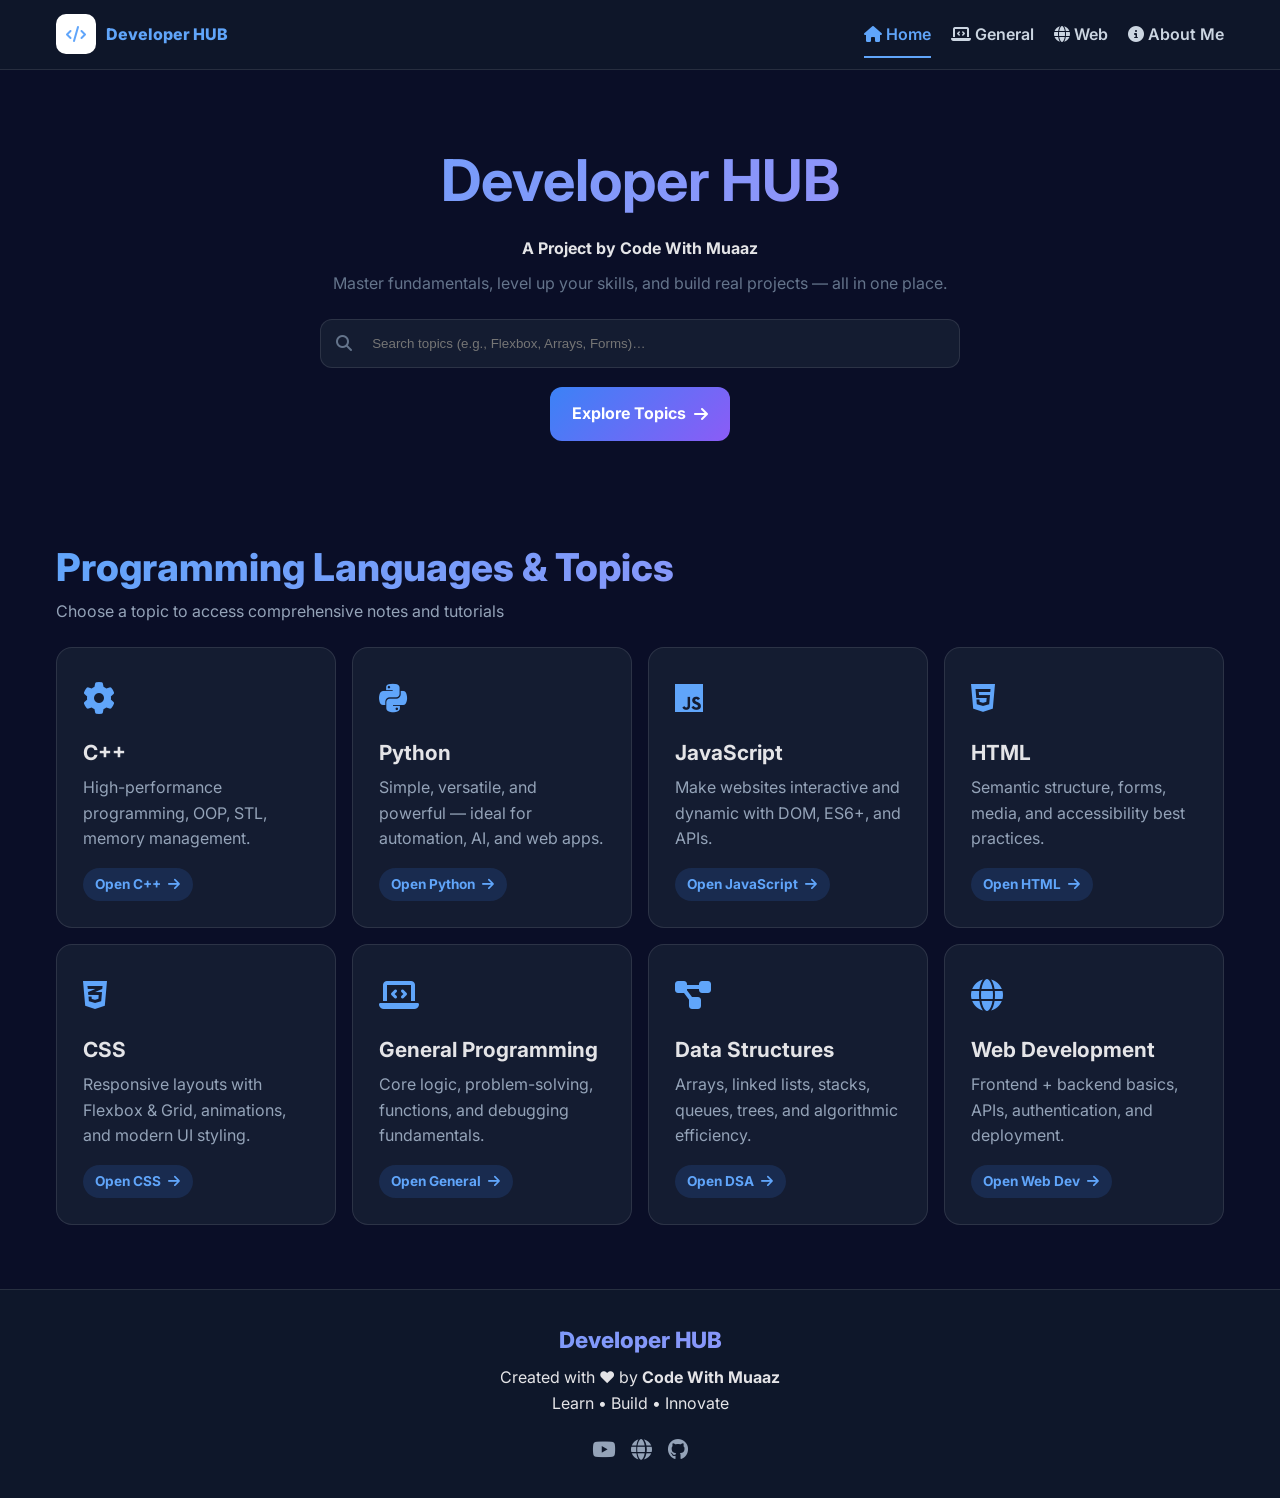
<file: index.html>
<!DOCTYPE html>
<html lang="en">
<head>
  <meta charset="UTF-8" />
  <meta name="viewport" content="width=device-width, initial-scale=1.0"/>
  <title>Developer HUB — Home</title>

  <!-- CSS -->
  <link rel="stylesheet" href="CSS/style.css"/>

  <!-- Google Fonts -->
  <link rel="preconnect" href="https://fonts.googleapis.com">
  <link href="https://fonts.googleapis.com/css2?family=Inter:wght@400;600;700;800&display=swap" rel="stylesheet">

  <!-- Font Awesome -->
  <link rel="stylesheet" href="https://cdnjs.cloudflare.com/ajax/libs/font-awesome/6.5.0/css/all.min.css"/>

  <link rel="shortcut icon" href="https://codewithmuaaz.online/Favicon.ico" type="image/x-icon">
</head>
<body>
  <!-- Navbar -->
  <header class="site-header">
    <nav class="nav">
      <a class="logo" href="index.html">
        <span class="logo-icon"><i class="fas fa-code"></i></span>
        <span>Developer HUB</span>
      </a>
      <button class="menu-toggle" id="menuToggle" aria-label="Toggle Menu">
        <span></span><span></span><span></span>
      </button>
      <ul class="nav-links" id="navLinks" data-active="home">
        <li><a class="active" href="index.html"><i class="fas fa-home"></i> Home</a></li>
        <li><a href="HTML/general.html"><i class="fas fa-laptop-code"></i> General</a></li>
        <li><a href="HTML/web.html"><i class="fas fa-globe"></i> Web</a></li>
        <li><a href="HTML/aboutme.html"><i class="fas fa-info-circle"></i> About Me </a></li>
      </ul>
    </nav>
  </header>

  <!-- Hero -->
  <section class="hero">
    <h1>Developer HUB</h1>
    <p class="subtitle">A Project by Code With Muaaz</p>
    <p class="description">Master fundamentals, level up your skills, and build real projects — all in one place.</p>

    <div class="search-container">
      <i class="fas fa-search search-icon"></i>
      <input type="text" id="searchInput" placeholder="Search topics (e.g., Flexbox, Arrays, Forms)…"/>
    </div>

    <a class="cta-button" href="#topics"><span>Explore Topics</span> <i class="fas fa-arrow-right"></i></a>
  </section>

  <!-- Topics -->
  <main id="topics" class="container">
    <h2 class="section-title">Programming Languages & Topics</h2>
    <p class="section-subtitle">Choose a topic to access comprehensive notes and tutorials</p>

    <div class="topics-grid" id="topicsGrid">

      <a class="topic-card" href="HTML/cpp.html">
        <div class="topic-icon"><i class="fas fa-cog"></i></div>
        <h3>C++</h3>
        <p>High-performance programming, OOP, STL, memory management.</p>
        <span class="topic-badge">Open C++ <i class="fas fa-arrow-right"></i></span>
      </a>

      <a class="topic-card" href="HTML/python.html">
        <div class="topic-icon"><i class="fab fa-python"></i></div>
        <h3>Python</h3>
        <p>Simple, versatile, and powerful — ideal for automation, AI, and web apps.</p>
        <span class="topic-badge">Open Python <i class="fas fa-arrow-right"></i></span>
      </a>

      <a class="topic-card" href="HTML/js.html">
        <div class="topic-icon"><i class="fab fa-js"></i></div>
        <h3>JavaScript</h3>
        <p>Make websites interactive and dynamic with DOM, ES6+, and APIs.</p>
        <span class="topic-badge">Open JavaScript <i class="fas fa-arrow-right"></i></span>
      </a>

      <a class="topic-card" href="HTML/html.html">
        <div class="topic-icon"><i class="fab fa-html5"></i></div>
        <h3>HTML</h3>
        <p>Semantic structure, forms, media, and accessibility best practices.</p>
        <span class="topic-badge">Open HTML <i class="fas fa-arrow-right"></i></span>
      </a>

      <a class="topic-card" href="HTML/css.html">
        <div class="topic-icon"><i class="fab fa-css3-alt"></i></div>
        <h3>CSS</h3>
        <p>Responsive layouts with Flexbox & Grid, animations, and modern UI styling.</p>
        <span class="topic-badge">Open CSS <i class="fas fa-arrow-right"></i></span>
      </a>

      <a class="topic-card" href="HTML/general.html">
        <div class="topic-icon"><i class="fas fa-laptop-code"></i></div>
        <h3>General Programming</h3>
        <p>Core logic, problem-solving, functions, and debugging fundamentals.</p>
        <span class="topic-badge">Open General <i class="fas fa-arrow-right"></i></span>
      </a>

      <a class="topic-card" href="HTML/dsa.html">
        <div class="topic-icon"><i class="fas fa-project-diagram"></i></div>
        <h3>Data Structures</h3>
        <p>Arrays, linked lists, stacks, queues, trees, and algorithmic efficiency.</p>
        <span class="topic-badge">Open DSA <i class="fas fa-arrow-right"></i></span>
      </a>

      <a class="topic-card" href="HTML/web.html">
        <div class="topic-icon"><i class="fas fa-globe"></i></div>
        <h3>Web Development</h3>
        <p>Frontend + backend basics, APIs, authentication, and deployment.</p>
        <span class="topic-badge">Open Web Dev <i class="fas fa-arrow-right"></i></span>
      </a>

    </div>
  </main>

  <!-- Footer -->
  <footer class="footer">
    <h2 class="footer-brand">Developer HUB</h2>
    <p>Created with ❤️ by <strong>Code With Muaaz</strong></p>
    <p>Learn • Build • Innovate</p>
    <div class="social-links">
      <a href="https://www.youtube.com/@CodeWithMuaaz-official" target="_blank"><i class="fab fa-youtube"></i></a>
      <a href="https://codewithmuaaz.online" target="_blank"><i class="fas fa-globe"></i></a>
      <a href="https://github.com/MuhammadMuaazAliCODER" target="_blank"><i class="fab fa-github"></i></a>
    </div>
  </footer>

  <!-- JS -->
  <script src="Js/script.js"></script>
</body>
</html>
</file>
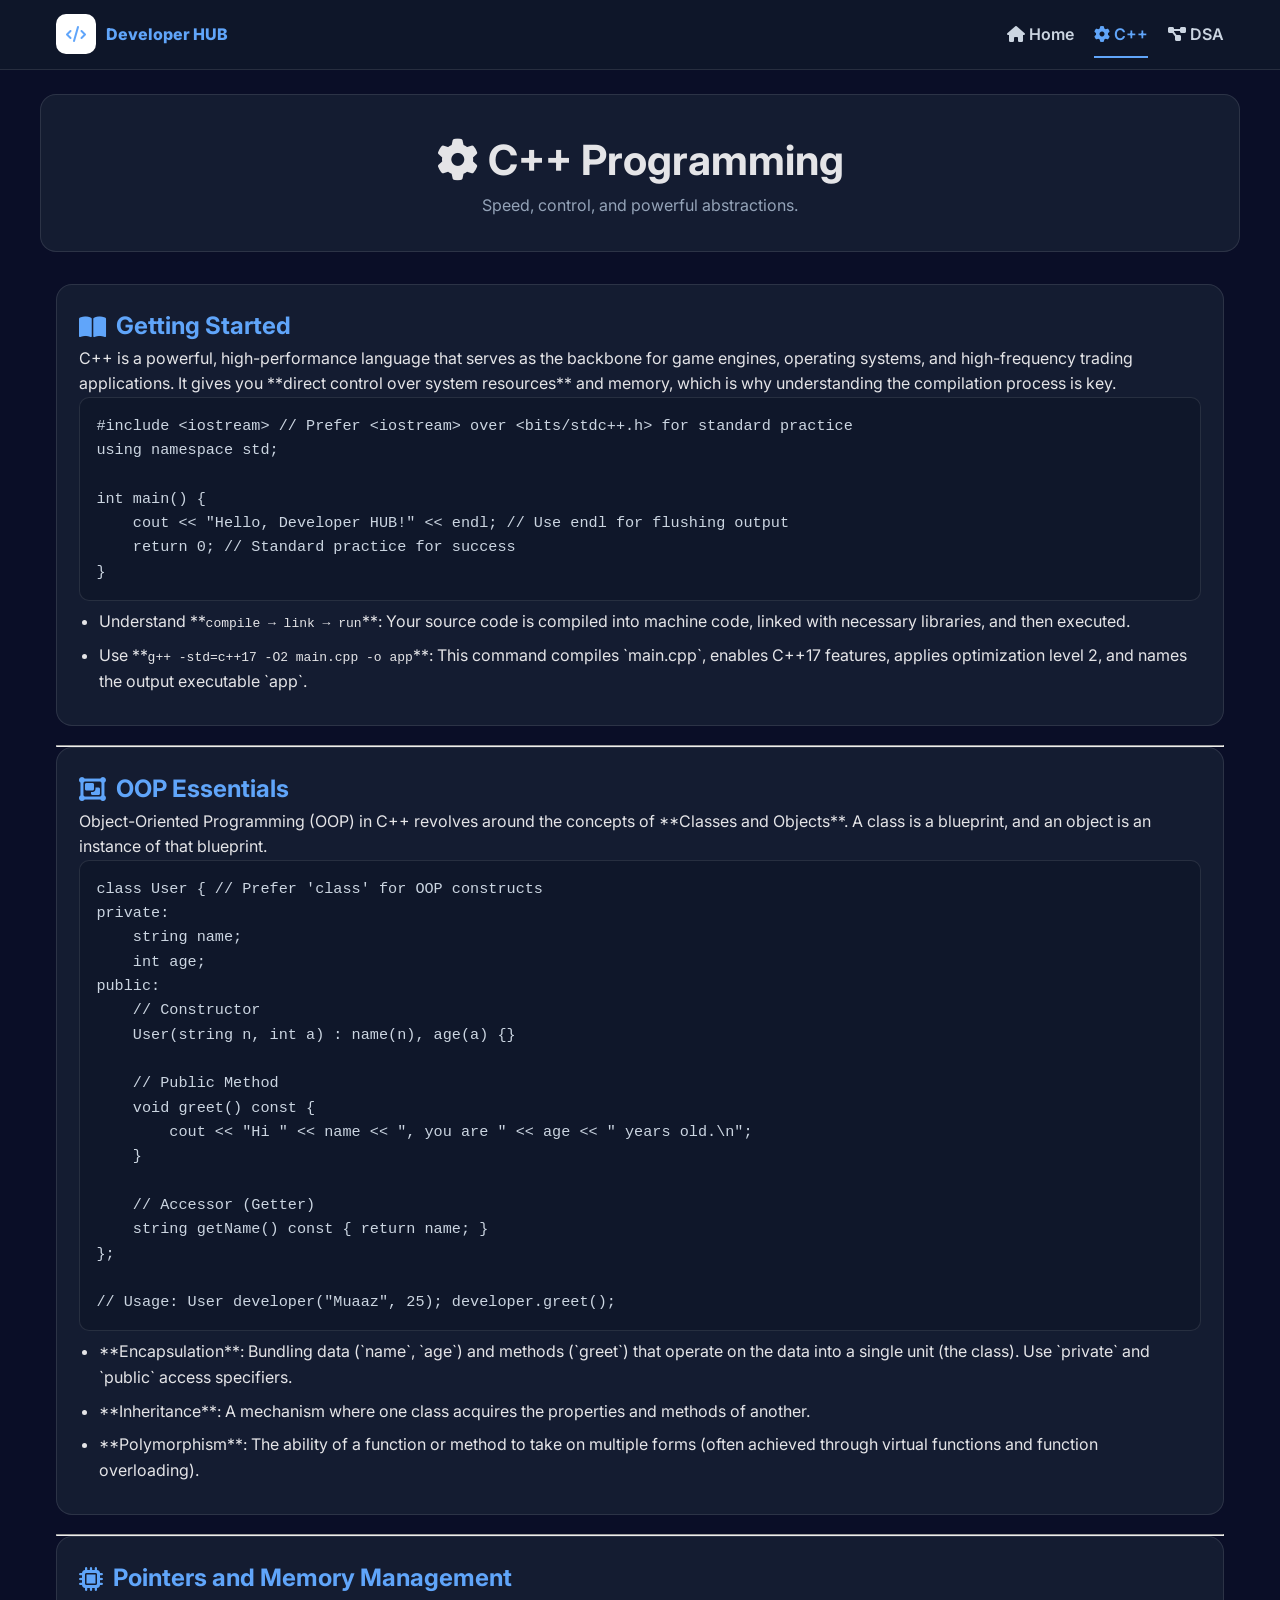
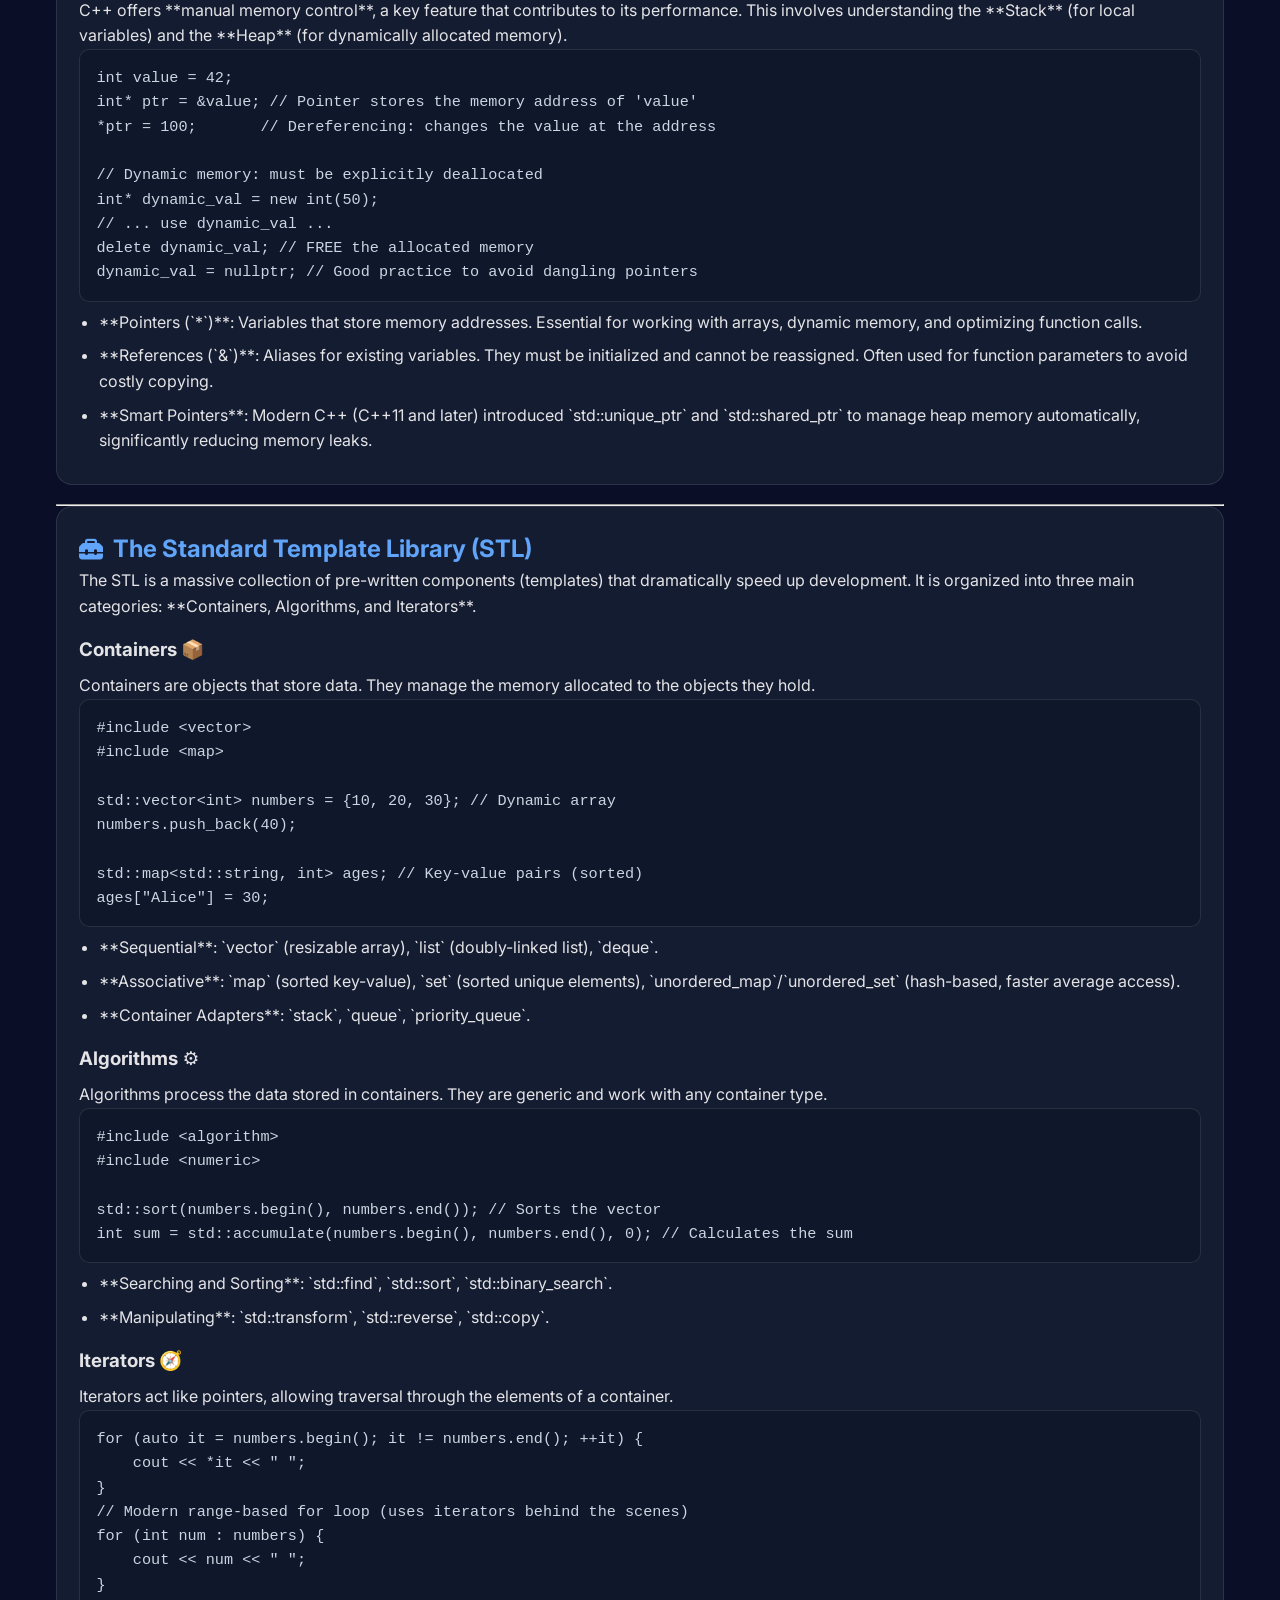
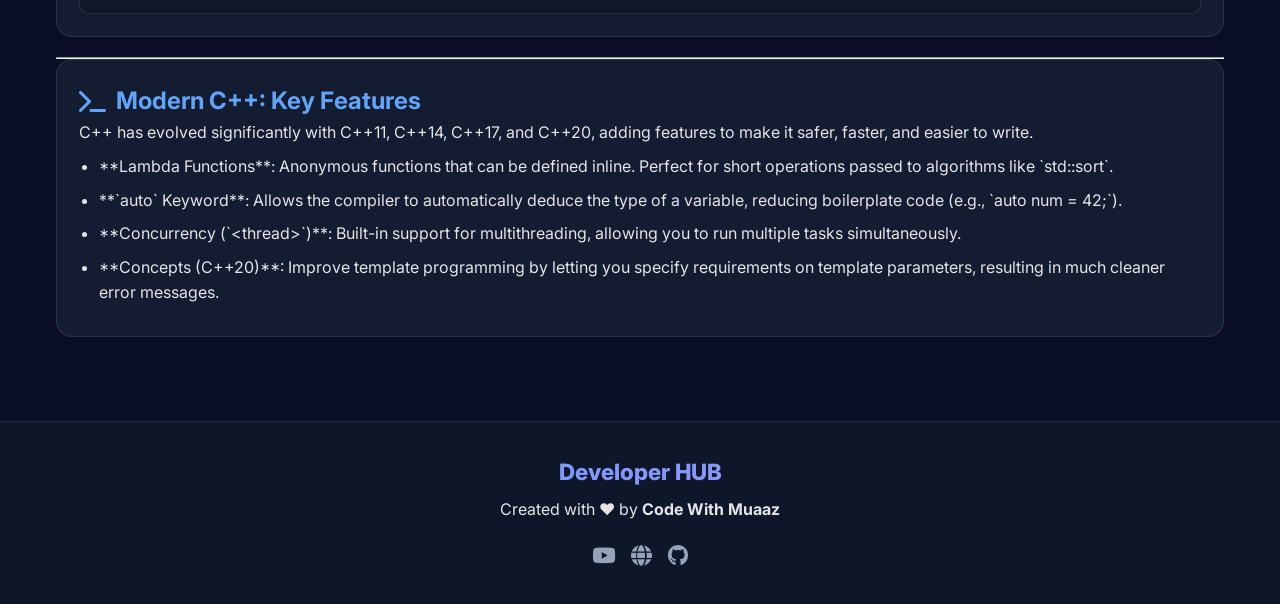
<file: HTML/cpp.html>
<!DOCTYPE html>
<html lang="en">
<head>
  <meta charset="UTF-8"/>
  <meta name="viewport" content="width=device-width, initial-scale=1.0"/>
  <title>C++ Programming — Developer HUB</title>

  <link rel="stylesheet" href="../CSS/style.css">

  <link href="https://fonts.googleapis.com/css2?family=Inter:wght@400;600;700;800&display=swap" rel="stylesheet">

  <link rel="stylesheet" href="https://cdnjs.cloudflare.com/ajax/libs/font-awesome/6.5.0/css/all.min.css"/>

  <link rel="shortcut icon" href="https://codewithmuaaz.online/Favicon.ico" type="image/x-icon">
</head>
<body>
<header class="site-header">
  <nav class="nav">
    <a class="logo" href="../index.html">
      <span class="logo-icon"><i class="fas fa-code"></i></span>
      <span>Developer HUB</span>
    </a>
    <button class="menu-toggle" id="menuToggle"><span></span><span></span><span></span></button>
    <ul class="nav-links" id="navLinks" data-active="cpp">
      <li><a href="../index.html"><i class="fas fa-home"></i> Home</a></li>
      <li><a class="active" href="cpp.html"><i class="fas fa-cog"></i> C++</a></li>
      <li><a href="dsa.html"><i class="fas fa-project-diagram"></i> DSA</a></li>
    </ul>
  </nav>
</header>

<section class="content-header">
  <h1><i class="fas fa-cog"></i> C++ Programming</h1>
  <p class="muted">Speed, control, and powerful abstractions.</p>
</section>

<main class="container">
  <section class="content-section">
    <h2><i class="fas fa-book-open"></i> Getting Started</h2>
    <p>C++ is a powerful, high-performance language that serves as the backbone for game engines, operating systems, and high-frequency trading applications. It gives you **direct control over system resources** and memory, which is why understanding the compilation process is key.</p>
    <pre class="code-block">#include &lt;iostream&gt; // Prefer &lt;iostream&gt; over &lt;bits/stdc++.h&gt; for standard practice
using namespace std;

int main() {
    cout &lt;&lt; "Hello, Developer HUB!" &lt;&lt; endl; // Use endl for flushing output
    return 0; // Standard practice for success
}</pre>
    <ul>
      <li>Understand **<code>compile → link → run</code>**: Your source code is compiled into machine code, linked with necessary libraries, and then executed.</li>
      <li>Use **<code>g++ -std=c++17 -O2 main.cpp -o app</code>**: This command compiles `main.cpp`, enables C++17 features, applies optimization level 2, and names the output executable `app`.</li>
    </ul>
  </section>

  <hr>

  <section class="content-section">
    <h2><i class="fas fa-object-group"></i> OOP Essentials</h2>
    <p>Object-Oriented Programming (OOP) in C++ revolves around the concepts of **Classes and Objects**. A class is a blueprint, and an object is an instance of that blueprint.</p>
    <pre class="code-block">class User { // Prefer 'class' for OOP constructs
private:
    string name;
    int age;
public:
    // Constructor
    User(string n, int a) : name(n), age(a) {} 

    // Public Method
    void greet() const { 
        cout &lt;&lt; "Hi " &lt;&lt; name &lt;&lt; ", you are " &lt;&lt; age &lt;&lt; " years old.\n"; 
    }
    
    // Accessor (Getter)
    string getName() const { return name; }
};

// Usage: User developer("Muaaz", 25); developer.greet();</pre>
    <ul>
      <li>**Encapsulation**: Bundling data (`name`, `age`) and methods (`greet`) that operate on the data into a single unit (the class). Use `private` and `public` access specifiers.</li>
      <li>**Inheritance**: A mechanism where one class acquires the properties and methods of another.</li>
      <li>**Polymorphism**: The ability of a function or method to take on multiple forms (often achieved through virtual functions and function overloading).</li>
    </ul>
  </section>

  <hr>

  <section class="content-section">
    <h2><i class="fas fa-microchip"></i> Pointers and Memory Management</h2>
    <p>C++ offers **manual memory control**, a key feature that contributes to its performance. This involves understanding the **Stack** (for local variables) and the **Heap** (for dynamically allocated memory).</p>
    <pre class="code-block">int value = 42;
int* ptr = &amp;value; // Pointer stores the memory address of 'value'
*ptr = 100;       // Dereferencing: changes the value at the address

// Dynamic memory: must be explicitly deallocated
int* dynamic_val = new int(50);
// ... use dynamic_val ...
delete dynamic_val; // FREE the allocated memory
dynamic_val = nullptr; // Good practice to avoid dangling pointers</pre>
    <ul>
      <li>**Pointers (`*`)**: Variables that store memory addresses. Essential for working with arrays, dynamic memory, and optimizing function calls.</li>
      <li>**References (`&amp;`)**: Aliases for existing variables. They must be initialized and cannot be reassigned. Often used for function parameters to avoid costly copying.</li>
      <li>**Smart Pointers**: Modern C++ (C++11 and later) introduced `std::unique_ptr` and `std::shared_ptr` to manage heap memory automatically, significantly reducing memory leaks.</li>
    </ul>
  </section>

  <hr>

  <section class="content-section">
    <h2><i class="fas fa-toolbox"></i> The Standard Template Library (STL)</h2>
    <p>The STL is a massive collection of pre-written components (templates) that dramatically speed up development. It is organized into three main categories: **Containers, Algorithms, and Iterators**.</p>
    
    <h3>Containers 📦</h3>
    <p>Containers are objects that store data. They manage the memory allocated to the objects they hold.</p>
    <pre class="code-block">#include &lt;vector&gt;
#include &lt;map&gt;

std::vector&lt;int&gt; numbers = {10, 20, 30}; // Dynamic array
numbers.push_back(40);

std::map&lt;std::string, int&gt; ages; // Key-value pairs (sorted)
ages["Alice"] = 30;</pre>
    <ul>
      <li>**Sequential**: `vector` (resizable array), `list` (doubly-linked list), `deque`.</li>
      <li>**Associative**: `map` (sorted key-value), `set` (sorted unique elements), `unordered_map`/`unordered_set` (hash-based, faster average access).</li>
      <li>**Container Adapters**: `stack`, `queue`, `priority_queue`.</li>
    </ul>

    <h3>Algorithms ⚙️</h3>
    <p>Algorithms process the data stored in containers. They are generic and work with any container type.</p>
    <pre class="code-block">#include &lt;algorithm&gt;
#include &lt;numeric&gt;

std::sort(numbers.begin(), numbers.end()); // Sorts the vector
int sum = std::accumulate(numbers.begin(), numbers.end(), 0); // Calculates the sum</pre>
    <ul>
      <li>**Searching and Sorting**: `std::find`, `std::sort`, `std::binary_search`.</li>
      <li>**Manipulating**: `std::transform`, `std::reverse`, `std::copy`.</li>
    </ul>

    <h3>Iterators 🧭</h3>
    <p>Iterators act like pointers, allowing traversal through the elements of a container.</p>
    <pre class="code-block">for (auto it = numbers.begin(); it != numbers.end(); ++it) {
    cout &lt;&lt; *it &lt;&lt; " ";
}
// Modern range-based for loop (uses iterators behind the scenes)
for (int num : numbers) {
    cout &lt;&lt; num &lt;&lt; " ";
}</pre>
  </section>

  <hr>

  <section class="content-section">
    <h2><i class="fas fa-terminal"></i> Modern C++: Key Features</h2>
    <p>C++ has evolved significantly with C++11, C++14, C++17, and C++20, adding features to make it safer, faster, and easier to write.</p>
    <ul>
      <li>**Lambda Functions**: Anonymous functions that can be defined inline. Perfect for short operations passed to algorithms like `std::sort`.</li>
      <li>**`auto` Keyword**: Allows the compiler to automatically deduce the type of a variable, reducing boilerplate code (e.g., `auto num = 42;`).</li>
      <li>**Concurrency (`&lt;thread&gt;`)**: Built-in support for multithreading, allowing you to run multiple tasks simultaneously.</li>
      <li>**Concepts (C++20)**: Improve template programming by letting you specify requirements on template parameters, resulting in much cleaner error messages.</li>
    </ul>
  </section>

</main>

<footer class="footer">
  <h2 class="footer-brand">Developer HUB</h2>
  <p>Created with ❤️ by <strong>Code With Muaaz</strong></p>
 <div class="social-links">
      <a href="https://www.youtube.com/@CodeWithMuaaz-official" target="_blank"><i class="fab fa-youtube"></i></a>
      <a href="https://codewithmuaaz.online" target="_blank"><i class="fas fa-globe"></i></a>
      <a href="https://github.com/MuhammadMuaazAliCODER" target="_blank"><i class="fab fa-github"></i></a>
    </div>
</footer>

<script src="../Js/script.js"></script>
</body>
</html>
</file>
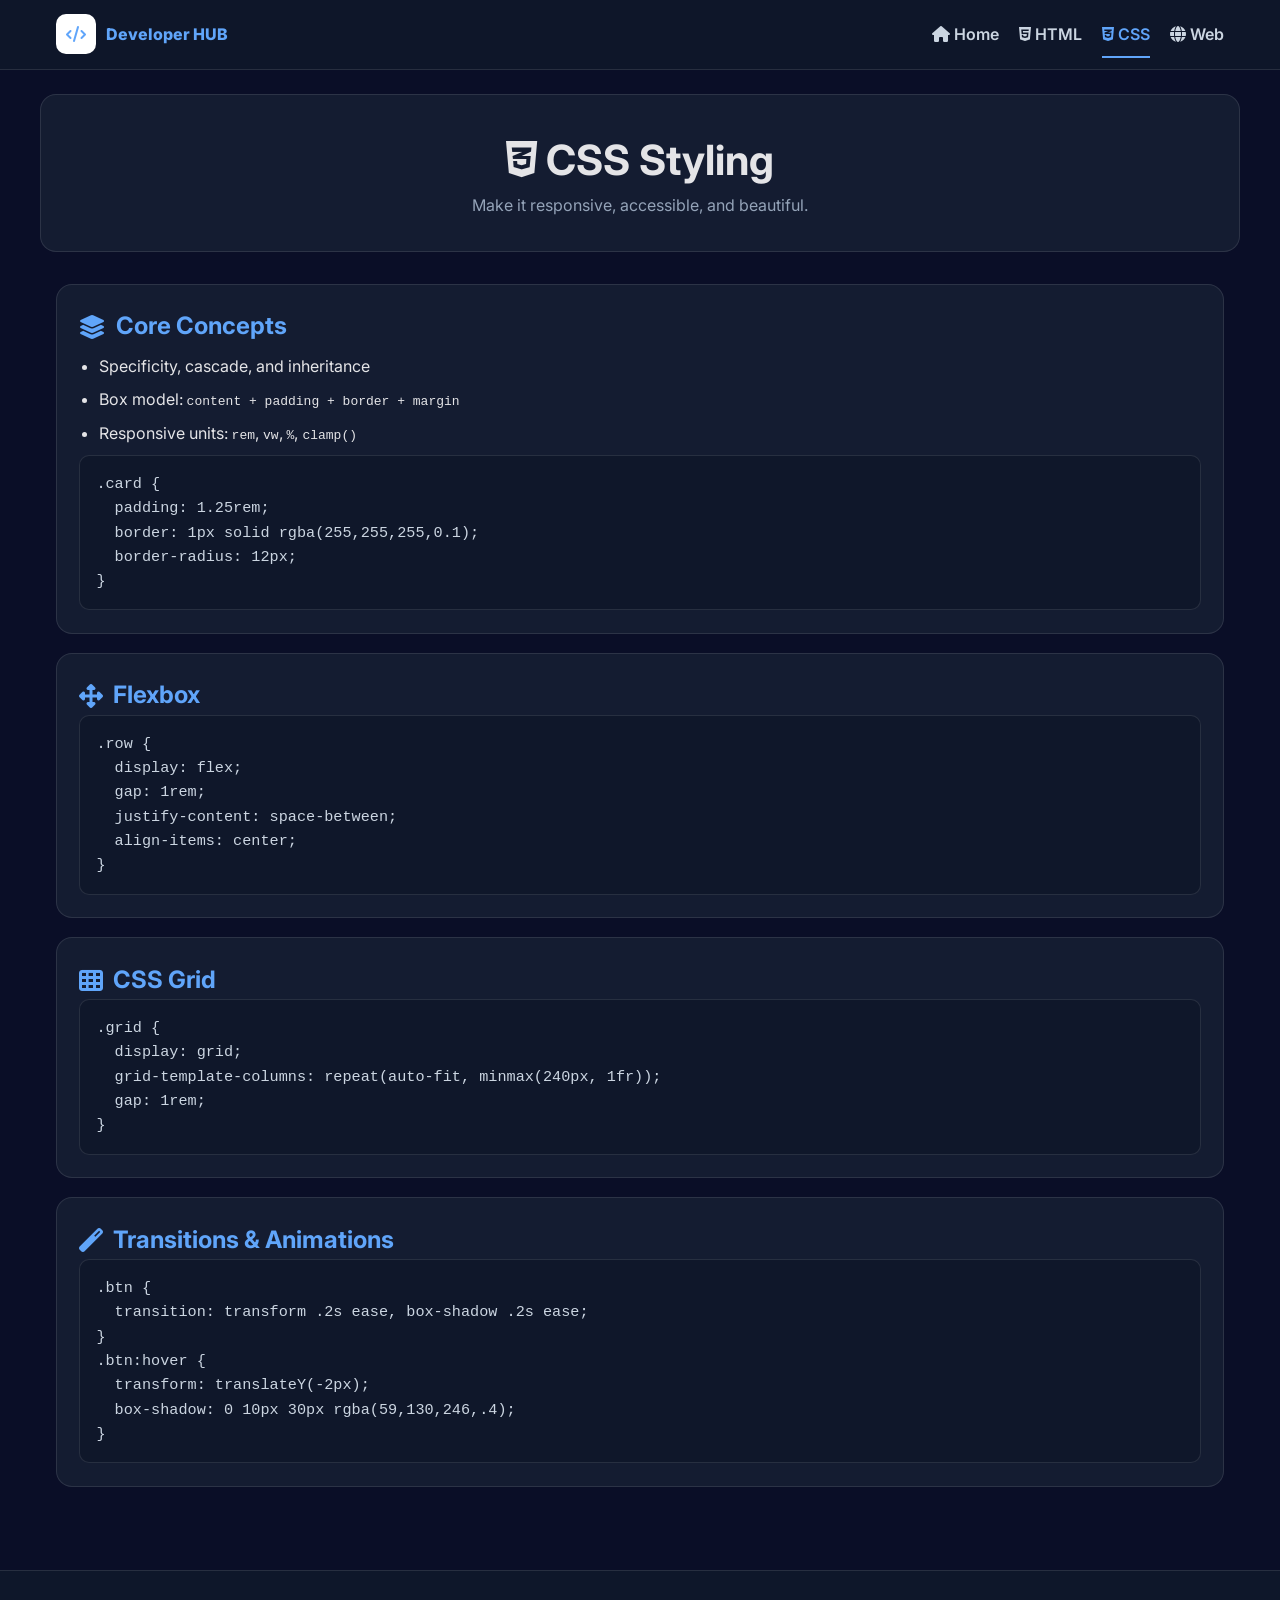
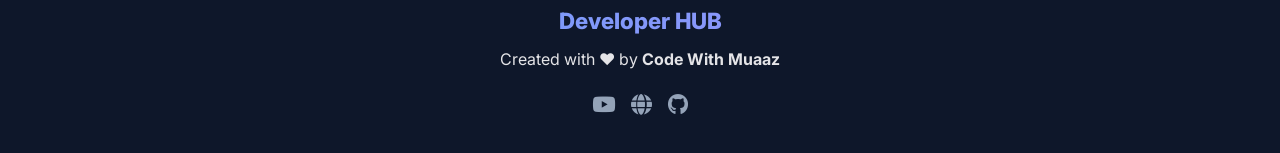
<file: HTML/css.html>
<!DOCTYPE html>
<html lang="en">
<head>
  <meta charset="UTF-8"/>
  <meta name="viewport" content="width=device-width, initial-scale=1.0"/>
  <title>CSS Styling — Developer HUB</title>

  <!-- CSS -->
  <link rel="stylesheet" href="../CSS/style.css"/>

  <!-- Google Fonts -->
  <link href="https://fonts.googleapis.com/css2?family=Inter:wght@400;600;700;800&display=swap" rel="stylesheet">

  <!-- Font Awesome -->
  <link rel="stylesheet" href="https://cdnjs.cloudflare.com/ajax/libs/font-awesome/6.5.0/css/all.min.css"/>

  <link rel="shortcut icon" href="https://codewithmuaaz.online/Favicon.ico" type="image/x-icon">
</head>
<body>
  <header class="site-header">
    <nav class="nav">
      <a class="logo" href="../index.html"><span class="logo-icon"><i class="fas fa-code"></i></span><span>Developer HUB</span></a>
      <button class="menu-toggle" id="menuToggle"><span></span><span></span><span></span></button>
      <ul class="nav-links" id="navLinks" data-active="css">
        <li><a href="../index.html"><i class="fas fa-home"></i> Home</a></li>
        <li><a href="html.html"><i class="fab fa-html5"></i> HTML</a></li>
        <li><a class="active" href="css.html"><i class="fab fa-css3-alt"></i> CSS</a></li>
        <li><a href="web.html"><i class="fas fa-globe"></i> Web</a></li>
      </ul>
    </nav>
  </header>

  <section class="content-header">
    <h1><i class="fab fa-css3-alt"></i> CSS Styling</h1>
    <p class="muted">Make it responsive, accessible, and beautiful.</p>
  </section>

  <main class="container">
    <section class="content-section">
      <h2><i class="fas fa-layer-group"></i> Core Concepts</h2>
      <ul>
        <li>Specificity, cascade, and inheritance</li>
        <li>Box model: <code>content + padding + border + margin</code></li>
        <li>Responsive units: <code>rem</code>, <code>vw</code>, <code>%</code>, <code>clamp()</code></li>
      </ul>
      <pre class="code-block">.card {
  padding: 1.25rem;
  border: 1px solid rgba(255,255,255,0.1);
  border-radius: 12px;
}</pre>
    </section>

    <section class="content-section">
      <h2><i class="fas fa-arrows-alt"></i> Flexbox</h2>
      <pre class="code-block">.row {
  display: flex;
  gap: 1rem;
  justify-content: space-between;
  align-items: center;
}</pre>
    </section>

    <section class="content-section">
      <h2><i class="fas fa-th"></i> CSS Grid</h2>
      <pre class="code-block">.grid {
  display: grid;
  grid-template-columns: repeat(auto-fit, minmax(240px, 1fr));
  gap: 1rem;
}</pre>
    </section>

    <section class="content-section">
      <h2><i class="fas fa-magic"></i> Transitions & Animations</h2>
      <pre class="code-block">.btn {
  transition: transform .2s ease, box-shadow .2s ease;
}
.btn:hover {
  transform: translateY(-2px);
  box-shadow: 0 10px 30px rgba(59,130,246,.4);
}</pre>
    </section>
  </main>

  <footer class="footer">
    <h2 class="footer-brand">Developer HUB</h2>
    <p>Created with ❤️ by <strong>Code With Muaaz</strong></p>
  <div class="social-links">
      <a href="https://www.youtube.com/@CodeWithMuaaz-official" target="_blank"><i class="fab fa-youtube"></i></a>
      <a href="https://codewithmuaaz.online" target="_blank"><i class="fas fa-globe"></i></a>
      <a href="https://github.com/MuhammadMuaazAliCODER" target="_blank"><i class="fab fa-github"></i></a>
    </div>
  </footer>

  <!-- JS -->
  <script src="../Js/script.js"></script>
</body>
</html>
</file>
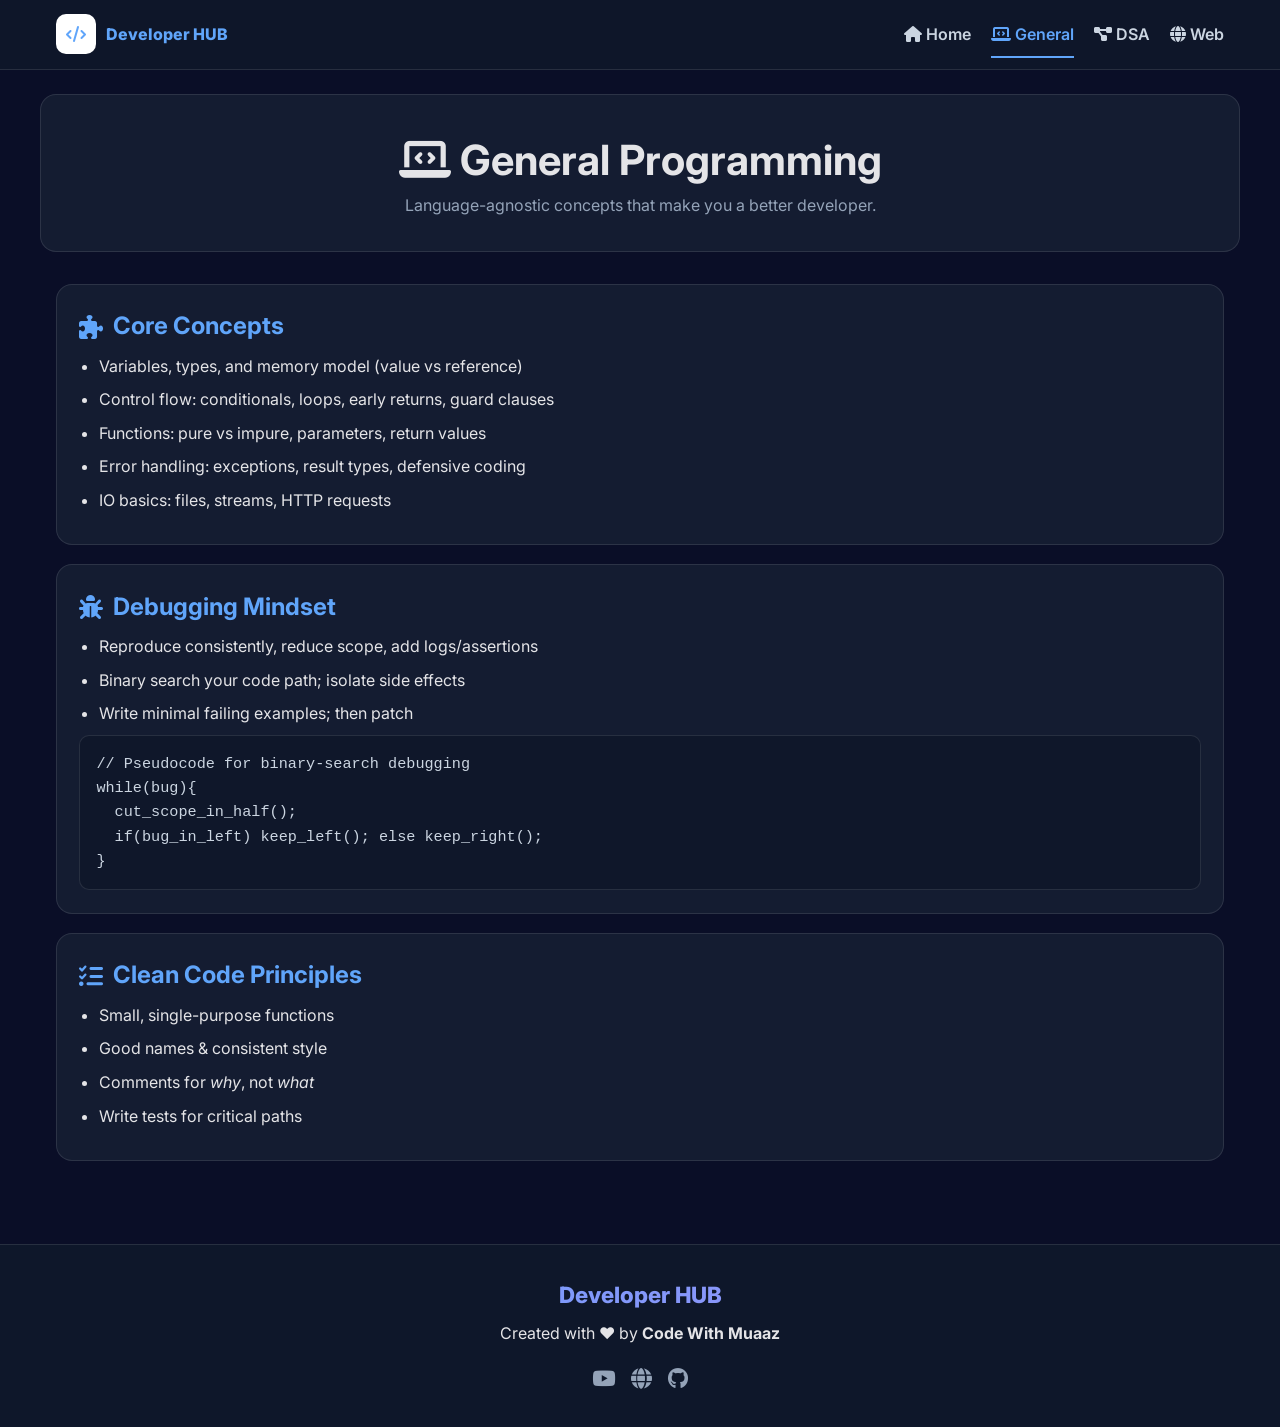
<file: HTML/general.html>
<!DOCTYPE html>
<html lang="en">
<head>
  <meta charset="UTF-8"/>
  <meta name="viewport" content="width=device-width, initial-scale=1.0"/>
  <title>General Programming — Developer HUB</title>

  <!-- CSS -->
  <link rel="stylesheet" href="../CSS/style.css"/>

  <!-- Google Fonts -->
  <link href="https://fonts.googleapis.com/css2?family=Inter:wght@400;600;700;800&display=swap" rel="stylesheet">

  <!-- Font Awesome -->
  <link rel="stylesheet" href="https://cdnjs.cloudflare.com/ajax/libs/font-awesome/6.5.0/css/all.min.css"/>

  <link rel="shortcut icon" href="https://codewithmuaaz.online/Favicon.ico" type="image/x-icon">
</head>
<body>
  <header class="site-header">
    <nav class="nav">
      <a class="logo" href="../index.html"><span class="logo-icon"><i class="fas fa-code"></i></span><span>Developer HUB</span></a>
      <button class="menu-toggle" id="menuToggle"><span></span><span></span><span></span></button>
      <ul class="nav-links" id="navLinks" data-active="general">
        <li><a href="../index.html"><i class="fas fa-home"></i> Home</a></li>
        <li><a class="active" href="general.html"><i class="fas fa-laptop-code"></i> General</a></li>
        <li><a href="dsa.html"><i class="fas fa-project-diagram"></i> DSA</a></li>
        <li><a href="web.html"><i class="fas fa-globe"></i> Web</a></li>
      </ul>
    </nav>
  </header>

  <section class="content-header">
    <h1><i class="fas fa-laptop-code"></i> General Programming</h1>
    <p class="muted">Language-agnostic concepts that make you a better developer.</p>
  </section>

  <main class="container">
    <section class="content-section">
      <h2><i class="fas fa-puzzle-piece"></i> Core Concepts</h2>
      <ul>
        <li>Variables, types, and memory model (value vs reference)</li>
        <li>Control flow: conditionals, loops, early returns, guard clauses</li>
        <li>Functions: pure vs impure, parameters, return values</li>
        <li>Error handling: exceptions, result types, defensive coding</li>
        <li>IO basics: files, streams, HTTP requests</li>
      </ul>
    </section>

    <section class="content-section">
      <h2><i class="fas fa-bug"></i> Debugging Mindset</h2>
      <ul>
        <li>Reproduce consistently, reduce scope, add logs/assertions</li>
        <li>Binary search your code path; isolate side effects</li>
        <li>Write minimal failing examples; then patch</li>
      </ul>
      <pre class="code-block">// Pseudocode for binary-search debugging
while(bug){
  cut_scope_in_half();
  if(bug_in_left) keep_left(); else keep_right();
}</pre>
    </section>

    <section class="content-section">
      <h2><i class="fas fa-tasks"></i> Clean Code Principles</h2>
      <ul>
        <li>Small, single-purpose functions</li>
        <li>Good names & consistent style</li>
        <li>Comments for <em>why</em>, not <em>what</em></li>
        <li>Write tests for critical paths</li>
      </ul>
    </section>
  </main>

  <footer class="footer">
    <h2 class="footer-brand">Developer HUB</h2>
    <p>Created with ❤️ by <strong>Code With Muaaz</strong></p>
<div class="social-links">
      <a href="https://www.youtube.com/@CodeWithMuaaz-official" target="_blank"><i class="fab fa-youtube"></i></a>
      <a href="https://codewithmuaaz.online" target="_blank"><i class="fas fa-globe"></i></a>
      <a href="https://github.com/MuhammadMuaazAliCODER" target="_blank"><i class="fab fa-github"></i></a>
    </div>
  </footer>

  <!-- JS -->
  <script src="../Js/script.js"></script>
</body>
</html>
</file>
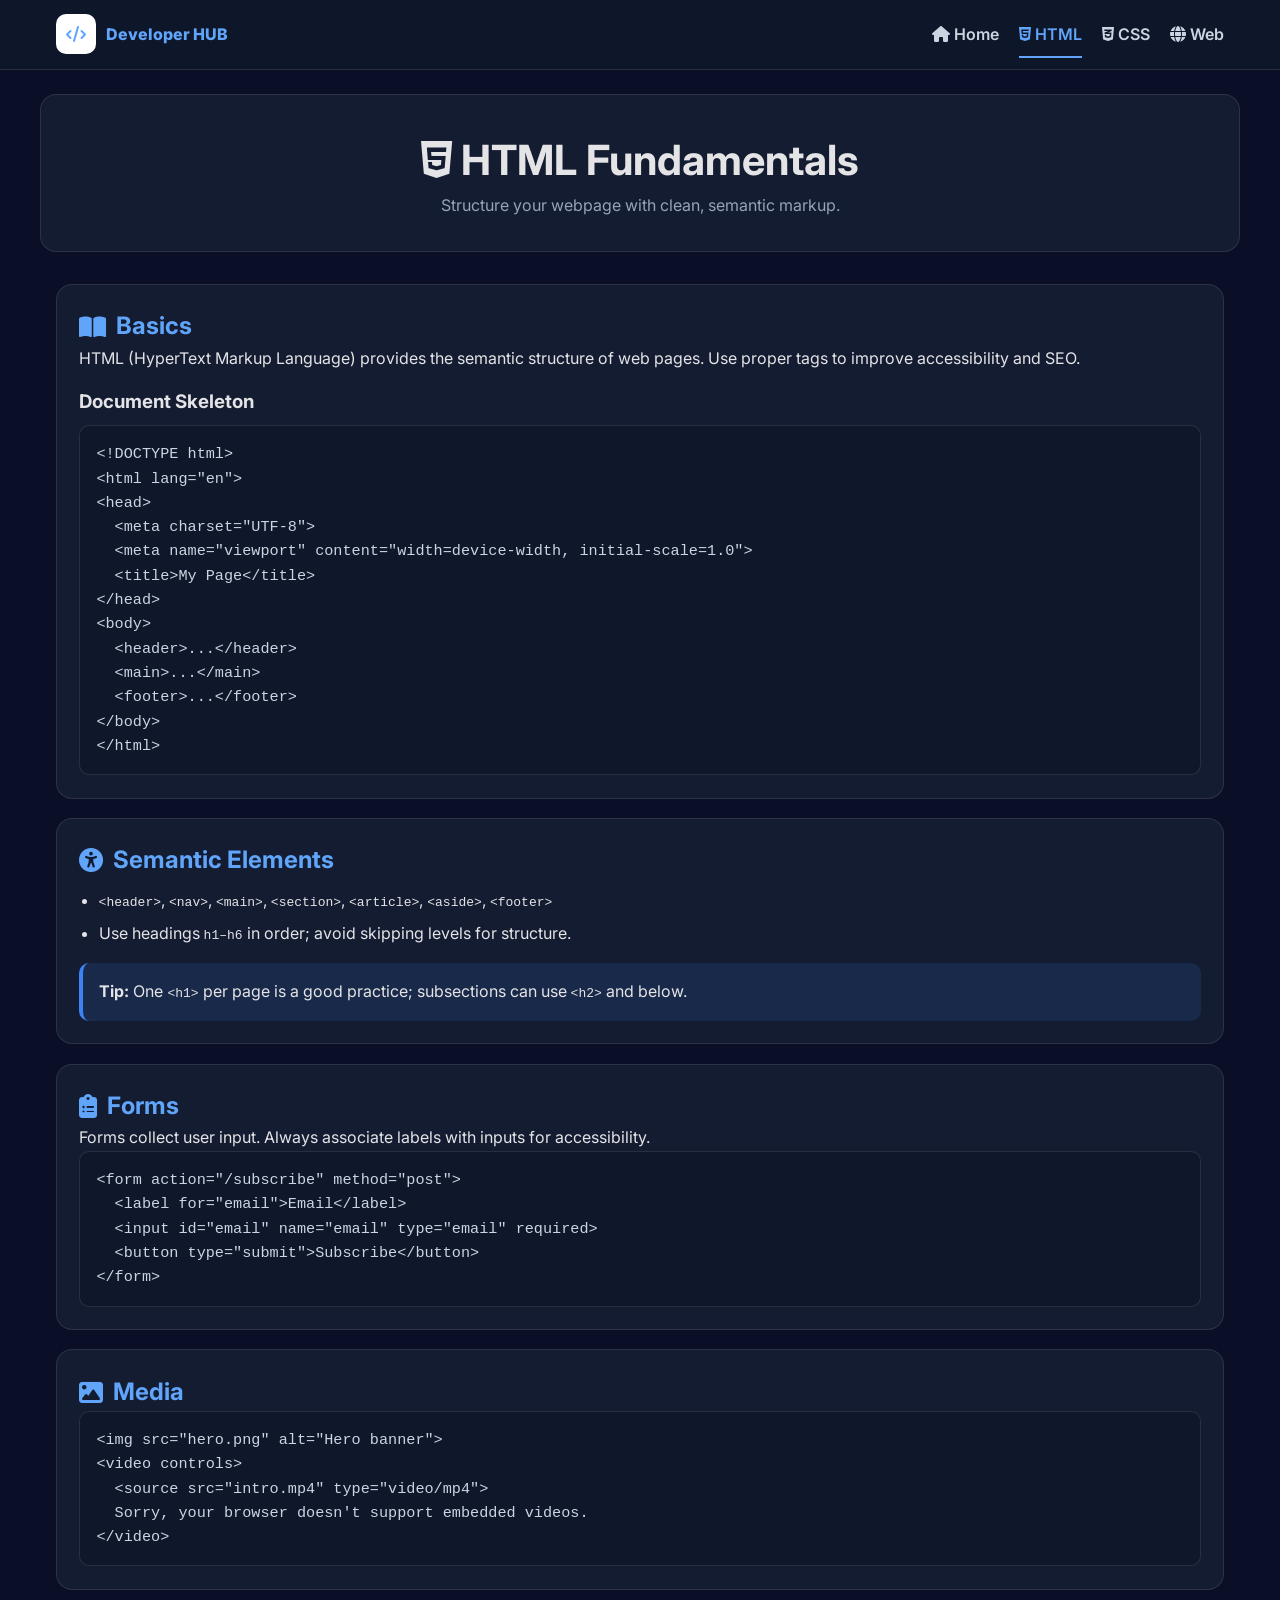
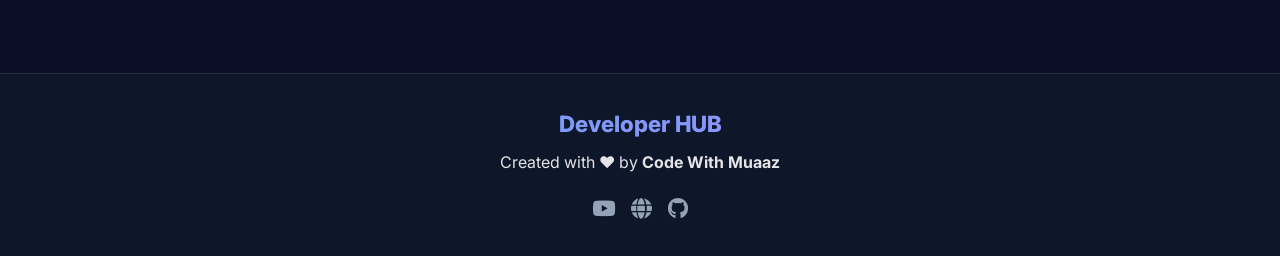
<file: HTML/html.html>
<!DOCTYPE html>
<html lang="en">
<head>
  <meta charset="UTF-8"/>
  <meta name="viewport" content="width=device-width, initial-scale=1.0"/>
  <title>HTML Fundamentals — Developer HUB</title>

  <!-- CSS -->
  <link rel="stylesheet" href="../CSS/style.css"/>

  <!-- Google Fonts -->
  <link href="https://fonts.googleapis.com/css2?family=Inter:wght@400;600;700;800&display=swap" rel="stylesheet">

  <!-- Font Awesome -->
  <link rel="stylesheet" href="https://cdnjs.cloudflare.com/ajax/libs/font-awesome/6.5.0/css/all.min.css"/>

  <link rel="shortcut icon" href="https://codewithmuaaz.online/Favicon.ico" type="image/x-icon">
</head>
<body>
  <header class="site-header">
    <nav class="nav">
      <a class="logo" href="../index.html"><span class="logo-icon"><i class="fas fa-code"></i></span><span>Developer HUB</span></a>
      <button class="menu-toggle" id="menuToggle"><span></span><span></span><span></span></button>
      <ul class="nav-links" id="navLinks" data-active="html">
        <li><a href="../index.html"><i class="fas fa-home"></i> Home</a></li>
        <li><a class="active" href="html.html"><i class="fab fa-html5"></i> HTML</a></li>
        <li><a href="css.html"><i class="fab fa-css3-alt"></i> CSS</a></li>
        <li><a href="web.html"><i class="fas fa-globe"></i> Web</a></li>
      </ul>
    </nav>
  </header>

  <section class="content-header">
    <h1><i class="fab fa-html5"></i> HTML Fundamentals</h1>
    <p class="muted">Structure your webpage with clean, semantic markup.</p>
  </section>

  <main class="container">
    <section class="content-section">
      <h2><i class="fas fa-book-open"></i> Basics</h2>
      <p>HTML (HyperText Markup Language) provides the semantic structure of web pages. Use proper tags to improve accessibility and SEO.</p>
      <h3>Document Skeleton</h3>
      <pre class="code-block">&lt;!DOCTYPE html&gt;
&lt;html lang="en"&gt;
&lt;head&gt;
  &lt;meta charset="UTF-8"&gt;
  &lt;meta name="viewport" content="width=device-width, initial-scale=1.0"&gt;
  &lt;title&gt;My Page&lt;/title&gt;
&lt;/head&gt;
&lt;body&gt;
  &lt;header&gt;...&lt;/header&gt;
  &lt;main&gt;...&lt;/main&gt;
  &lt;footer&gt;...&lt;/footer&gt;
&lt;/body&gt;
&lt;/html&gt;</pre>
    </section>

    <section class="content-section">
      <h2><i class="fas fa-universal-access"></i> Semantic Elements</h2>
      <ul>
        <li><code>&lt;header&gt;</code>, <code>&lt;nav&gt;</code>, <code>&lt;main&gt;</code>, <code>&lt;section&gt;</code>, <code>&lt;article&gt;</code>, <code>&lt;aside&gt;</code>, <code>&lt;footer&gt;</code></li>
        <li>Use headings <code>h1–h6</code> in order; avoid skipping levels for structure.</li>
      </ul>
      <div class="info-box"><p><strong>Tip:</strong> One <code>&lt;h1&gt;</code> per page is a good practice; subsections can use <code>&lt;h2&gt;</code> and below.</p></div>
    </section>

    <section class="content-section">
      <h2><i class="fas fa-clipboard-list"></i> Forms</h2>
      <p>Forms collect user input. Always associate labels with inputs for accessibility.</p>
      <pre class="code-block">&lt;form action="/subscribe" method="post"&gt;
  &lt;label for="email"&gt;Email&lt;/label&gt;
  &lt;input id="email" name="email" type="email" required&gt;
  &lt;button type="submit"&gt;Subscribe&lt;/button&gt;
&lt;/form&gt;</pre>
    </section>

    <section class="content-section">
      <h2><i class="fas fa-image"></i> Media</h2>
      <pre class="code-block">&lt;img src="hero.png" alt="Hero banner"&gt;
&lt;video controls&gt;
  &lt;source src="intro.mp4" type="video/mp4"&gt;
  Sorry, your browser doesn't support embedded videos.
&lt;/video&gt;</pre>
    </section>
  </main>

  <footer class="footer">
    <h2 class="footer-brand">Developer HUB</h2>
    <p>Created with ❤️ by <strong>Code With Muaaz</strong></p>
 <div class="social-links">
      <a href="https://www.youtube.com/@CodeWithMuaaz-official" target="_blank"><i class="fab fa-youtube"></i></a>
      <a href="https://codewithmuaaz.online" target="_blank"><i class="fas fa-globe"></i></a>
      <a href="https://github.com/MuhammadMuaazAliCODER" target="_blank"><i class="fab fa-github"></i></a>
    </div>
  </footer>

  <!-- JS -->
  <script src="../Js/script.js"></script>
</body>
</html>
</file>
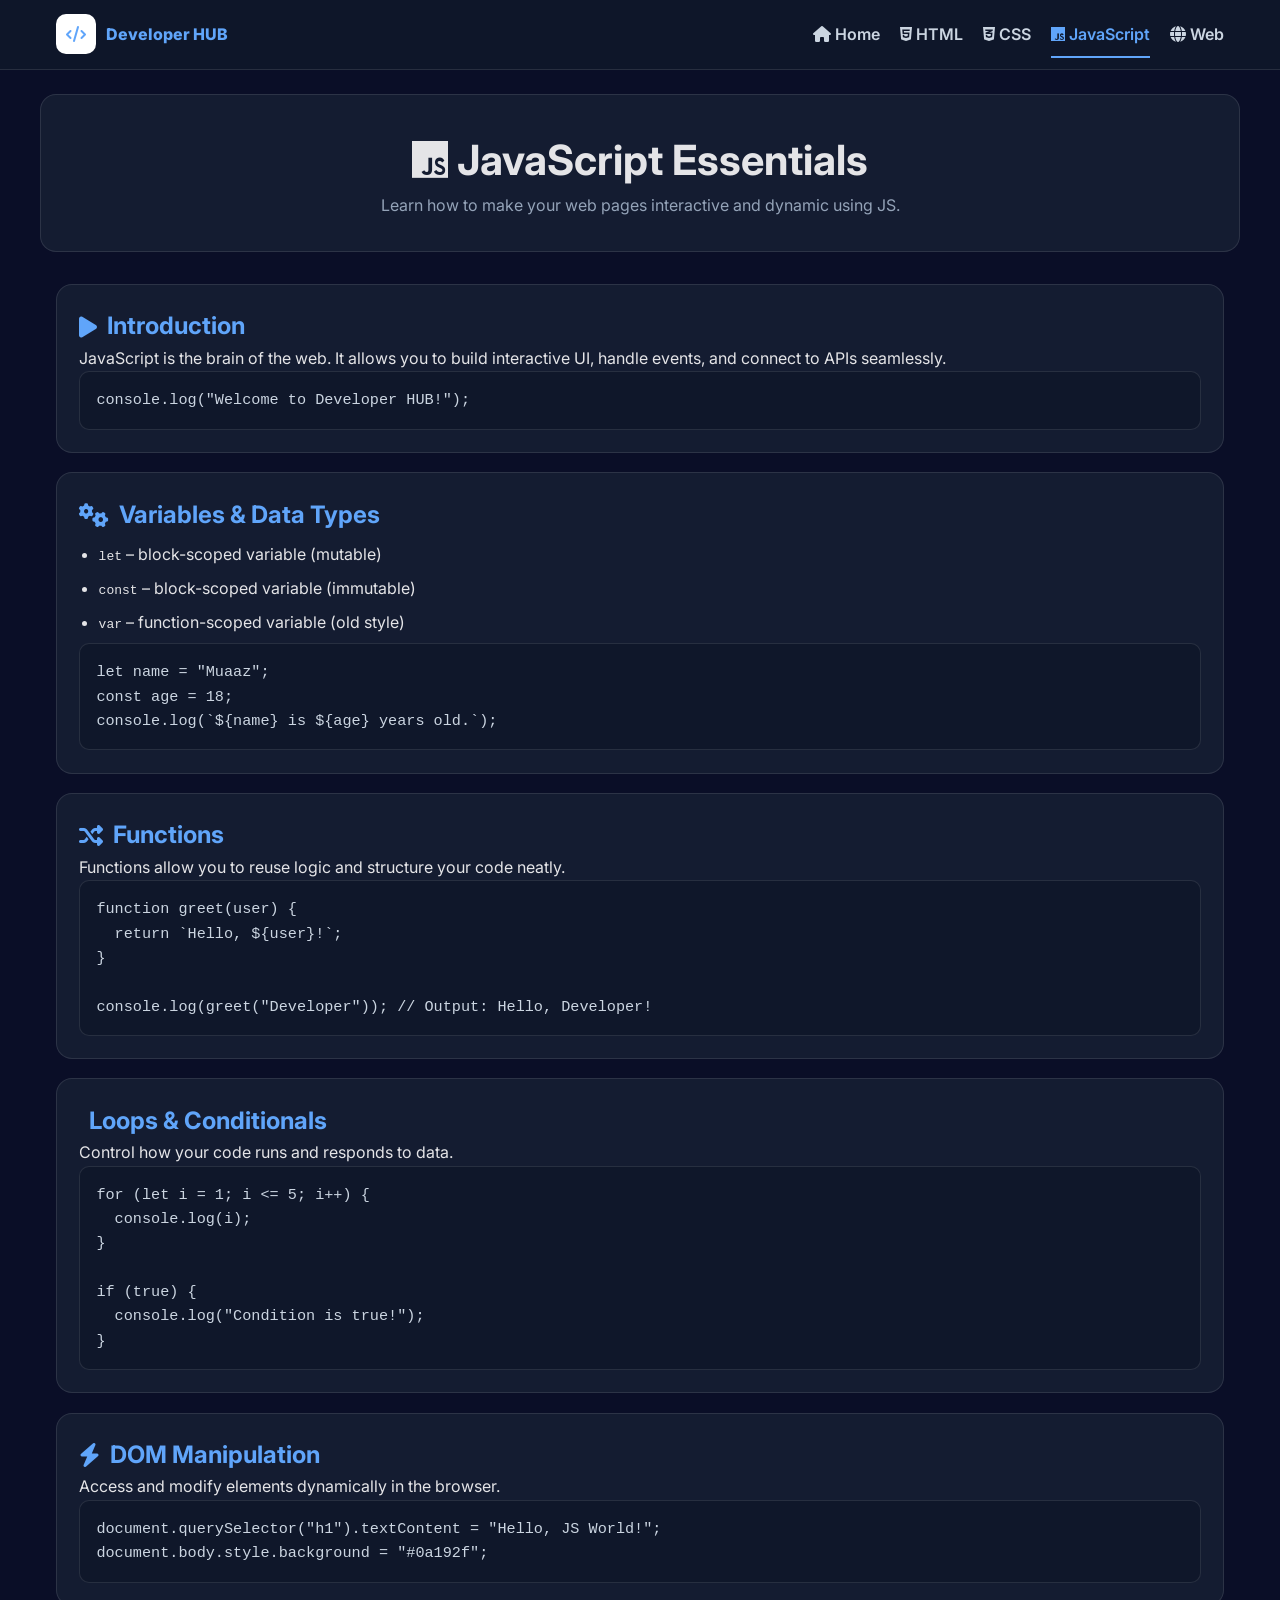
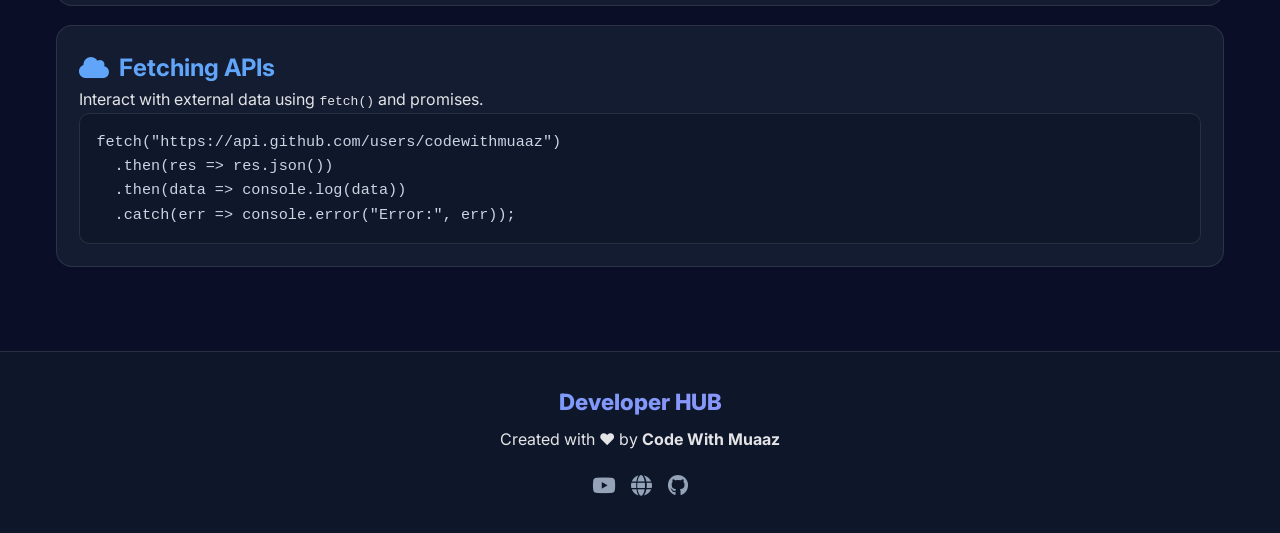
<file: HTML/js.html>
<!DOCTYPE html>
<html lang="en">
<head>
  <meta charset="UTF-8"/>
  <meta name="viewport" content="width=device-width, initial-scale=1.0"/>
  <title>JavaScript — Developer HUB</title>

  <!-- CSS -->
  <link rel="stylesheet" href="../CSS/style.css"/>

  <!-- Google Fonts -->
  <link href="https://fonts.googleapis.com/css2?family=Inter:wght@400;600;700;800&display=swap" rel="stylesheet">

  <!-- Font Awesome -->
  <link rel="stylesheet" href="https://cdnjs.cloudflare.com/ajax/libs/font-awesome/6.5.0/css/all.min.css"/>

  <link rel="shortcut icon" href="https://codewithmuaaz.online/Favicon.ico" type="image/x-icon">
</head>

<body>
  <!-- Navbar -->
  <header class="site-header">
    <nav class="nav">
      <a class="logo" href="../index.html">
        <span class="logo-icon"><i class="fas fa-code"></i></span>
        <span>Developer HUB</span>
      </a>
      <button class="menu-toggle" id="menuToggle"><span></span><span></span><span></span></button>
      <ul class="nav-links" id="navLinks" data-active="javascript">
        <li><a href="../index.html"><i class="fas fa-home"></i> Home</a></li>
        <li><a href="html.html"><i class="fab fa-html5"></i> HTML</a></li>
        <li><a href="css.html"><i class="fab fa-css3-alt"></i> CSS</a></li>
        <li><a class="active" href="js.html"><i class="fab fa-js"></i> JavaScript</a></li>
        <li><a href="web.html"><i class="fas fa-globe"></i> Web</a></li>
      </ul>
    </nav>
  </header>

  <!-- Header -->
  <section class="content-header">
    <h1><i class="fab fa-js"></i> JavaScript Essentials</h1>
    <p class="muted">Learn how to make your web pages interactive and dynamic using JS.</p>
  </section>

  <!-- Main Content -->
  <main class="container">
    
    <section class="content-section">
      <h2><i class="fas fa-play"></i> Introduction</h2>
      <p>JavaScript is the brain of the web. It allows you to build interactive UI, handle events, and connect to APIs seamlessly.</p>
      <pre class="code-block">console.log("Welcome to Developer HUB!");</pre>
    </section>

    <section class="content-section">
      <h2><i class="fas fa-cogs"></i> Variables & Data Types</h2>
      <ul>
        <li><code>let</code> – block-scoped variable (mutable)</li>
        <li><code>const</code> – block-scoped variable (immutable)</li>
        <li><code>var</code> – function-scoped variable (old style)</li>
      </ul>
      <pre class="code-block">let name = "Muaaz";
const age = 18;
console.log(`${name} is ${age} years old.`);</pre>
    </section>

    <section class="content-section">
      <h2><i class="fas fa-random"></i> Functions</h2>
      <p>Functions allow you to reuse logic and structure your code neatly.</p>
      <pre class="code-block">function greet(user) {
  return `Hello, ${user}!`;
}

console.log(greet("Developer")); // Output: Hello, Developer!</pre>
    </section>

    <section class="content-section">
      <h2><i class="fas fa-loop"></i> Loops & Conditionals</h2>
      <p>Control how your code runs and responds to data.</p>
      <pre class="code-block">for (let i = 1; i &lt;= 5; i++) {
  console.log(i);
}

if (true) {
  console.log("Condition is true!");
}</pre>
    </section>

    <section class="content-section">
      <h2><i class="fas fa-bolt"></i> DOM Manipulation</h2>
      <p>Access and modify elements dynamically in the browser.</p>
      <pre class="code-block">document.querySelector("h1").textContent = "Hello, JS World!";
document.body.style.background = "#0a192f";</pre>
    </section>

    <section class="content-section">
      <h2><i class="fas fa-cloud"></i> Fetching APIs</h2>
      <p>Interact with external data using <code>fetch()</code> and promises.</p>
      <pre class="code-block">fetch("https://api.github.com/users/codewithmuaaz")
  .then(res =&gt; res.json())
  .then(data =&gt; console.log(data))
  .catch(err =&gt; console.error("Error:", err));</pre>
    </section>
    
  </main>

  <!-- Footer -->
  <footer class="footer">
    <h2 class="footer-brand">Developer HUB</h2>
    <p>Created with ❤️ by <strong>Code With Muaaz</strong></p>
   <div class="social-links">
      <a href="https://www.youtube.com/@CodeWithMuaaz-official" target="_blank"><i class="fab fa-youtube"></i></a>
      <a href="https://codewithmuaaz.online" target="_blank"><i class="fas fa-globe"></i></a>
      <a href="https://github.com/MuhammadMuaazAliCODER" target="_blank"><i class="fab fa-github"></i></a>
    </div>
  </footer>

  <!-- JS -->
  <script src="../Js/script.js"></script>
</body>
</html>
</file>
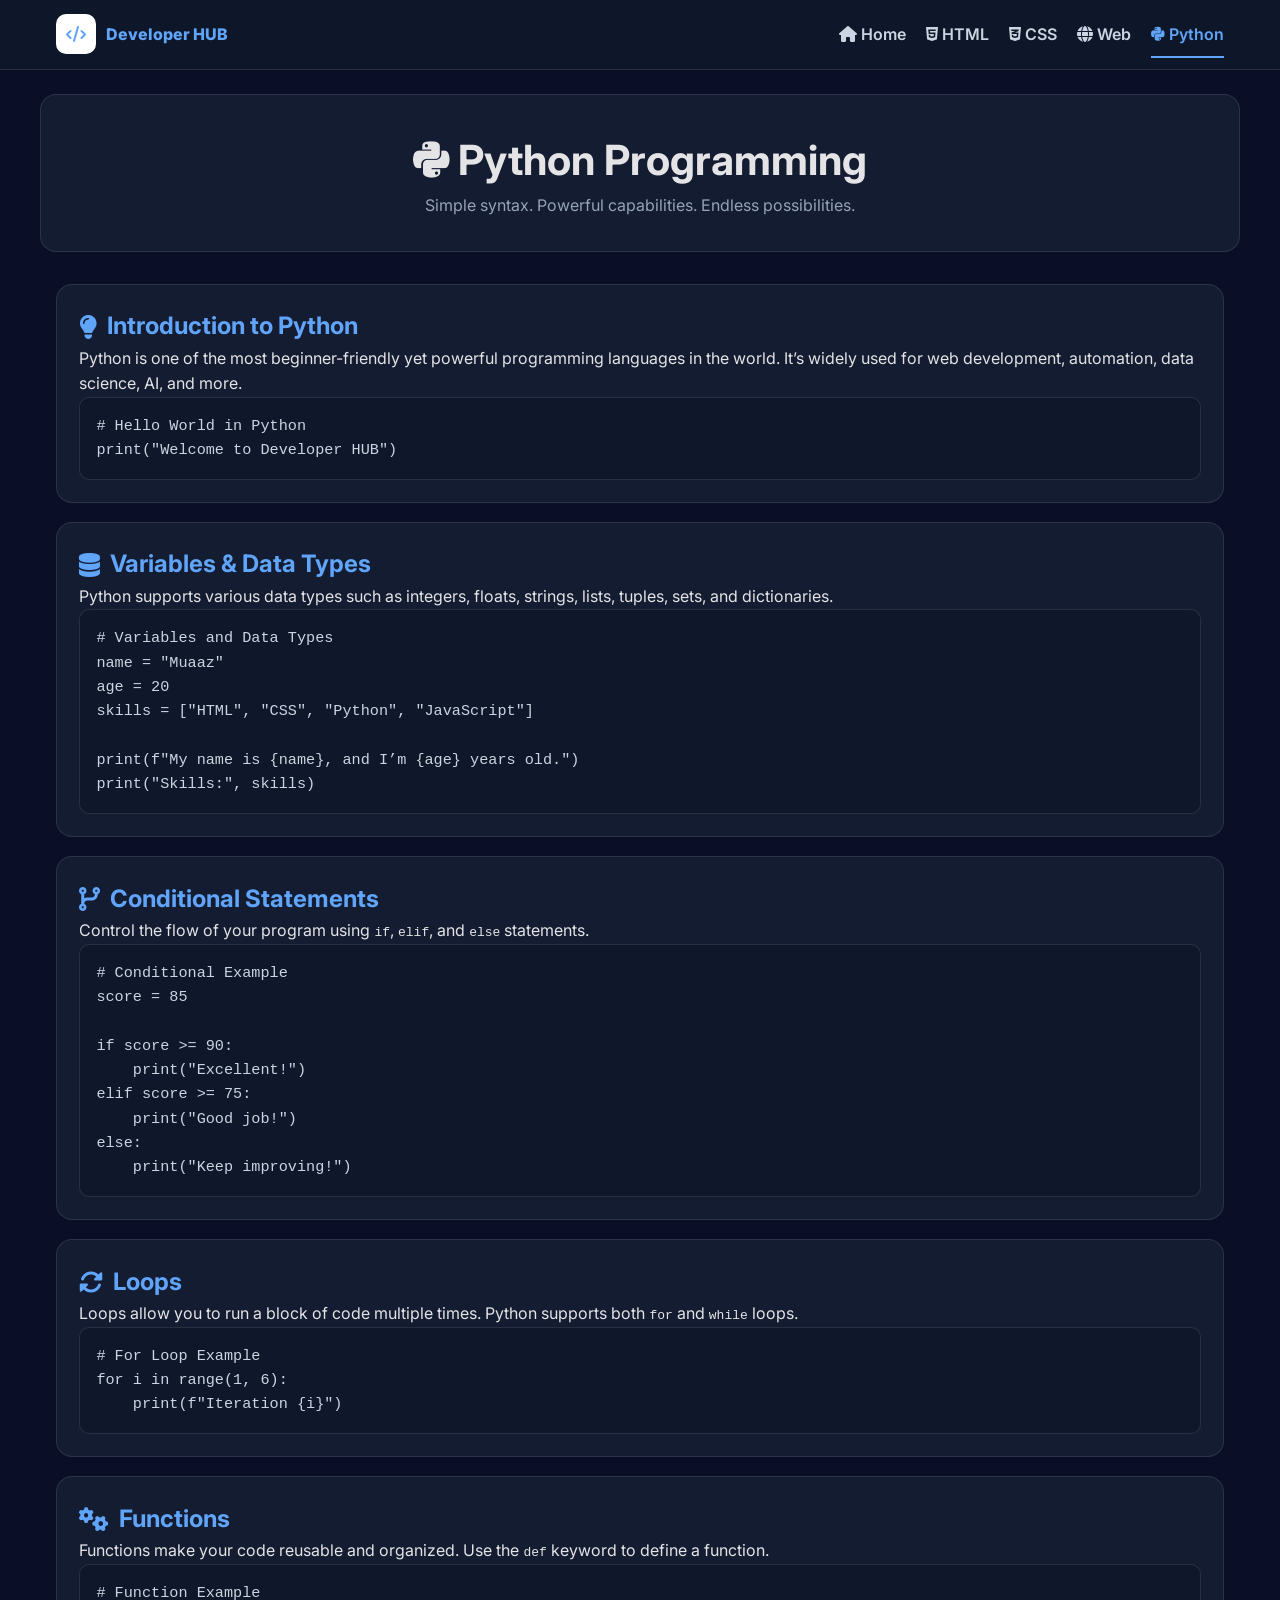
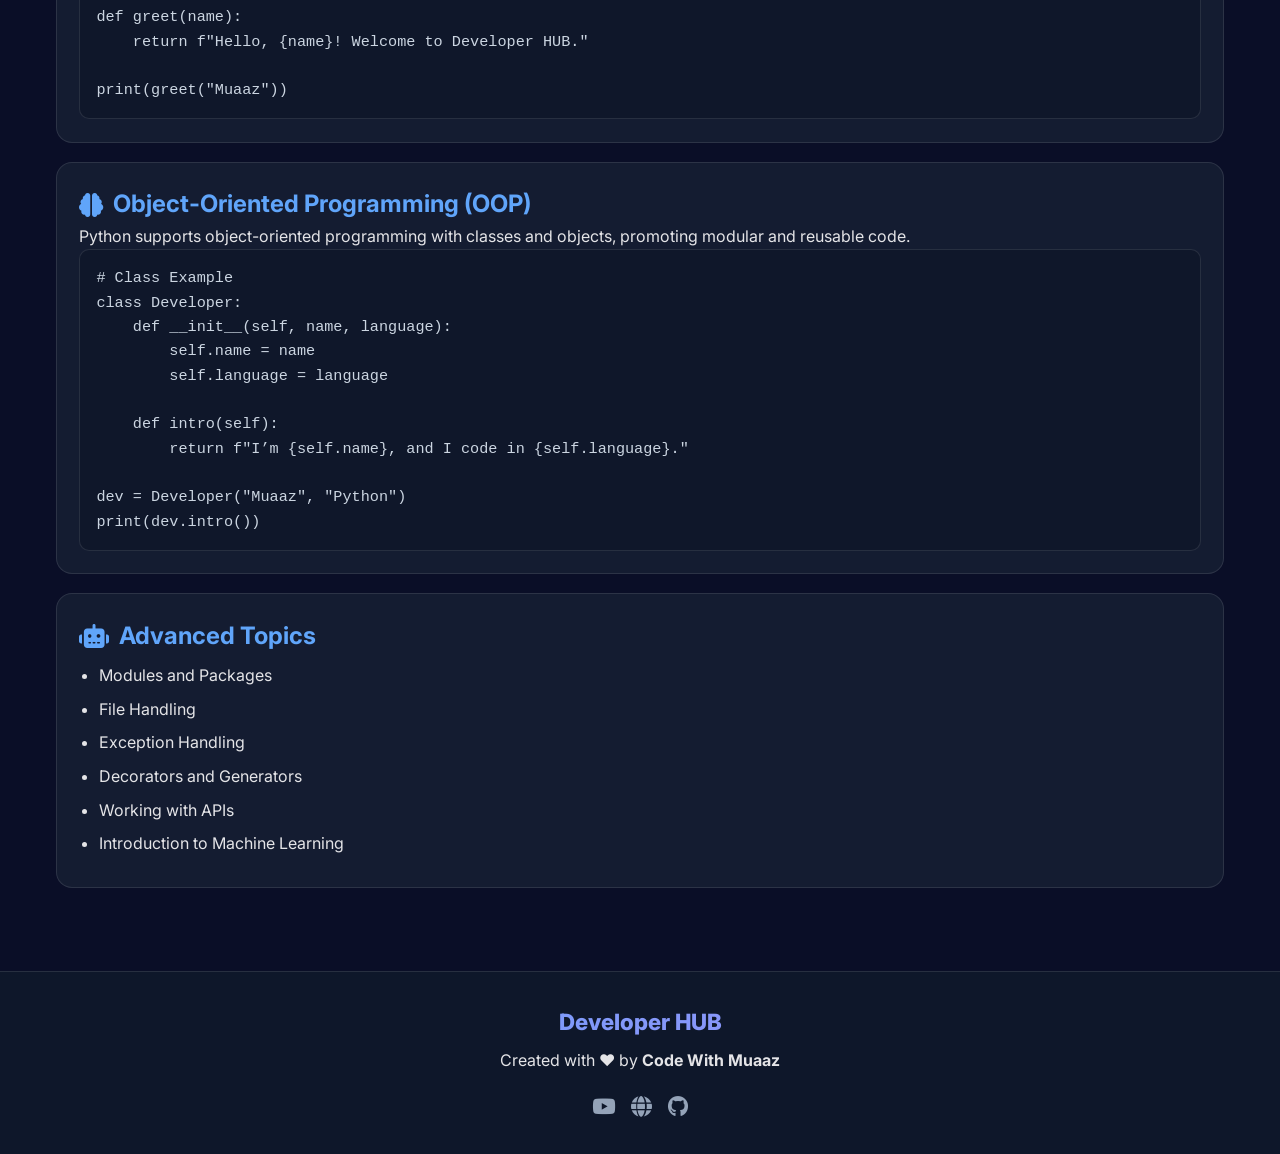
<file: HTML/python.html>
<!DOCTYPE html>
<html lang="en">
<head>
  <meta charset="UTF-8"/>
  <meta name="viewport" content="width=device-width, initial-scale=1.0"/>
  <title>Python Programming — Developer HUB</title>

  <!-- CSS -->
  <link rel="stylesheet" href="../CSS/style.css"/>

  <!-- Google Fonts -->
  <link href="https://fonts.googleapis.com/css2?family=Inter:wght@400;600;700;800&display=swap" rel="stylesheet">

  <!-- Font Awesome -->
  <link rel="stylesheet" href="https://cdnjs.cloudflare.com/ajax/libs/font-awesome/6.5.0/css/all.min.css"/>

  <link rel="shortcut icon" href="https://codewithmuaaz.online/Favicon.ico" type="image/x-icon">
</head>
<body>
  <!-- Navbar -->
  <header class="site-header">
    <nav class="nav">
      <a class="logo" href="../index.html">
        <span class="logo-icon"><i class="fas fa-code"></i></span>
        <span>Developer HUB</span>
      </a>
      <button class="menu-toggle" id="menuToggle"><span></span><span></span><span></span></button>
      <ul class="nav-links" id="navLinks" data-active="python">
        <li><a href="../index.html"><i class="fas fa-home"></i> Home</a></li>
        <li><a href="html.html"><i class="fab fa-html5"></i> HTML</a></li>
        <li><a href="css.html"><i class="fab fa-css3-alt"></i> CSS</a></li>
        <li><a href="web.html"><i class="fas fa-globe"></i> Web</a></li>
        <li><a class="active" href="python.html"><i class="fab fa-python"></i> Python</a></li>
      </ul>
    </nav>
  </header>

  <!-- Header -->
  <section class="content-header">
    <h1><i class="fab fa-python"></i> Python Programming</h1>
    <p class="muted">Simple syntax. Powerful capabilities. Endless possibilities.</p>
  </section>

  <!-- Main Content -->
  <main class="container">
    <section class="content-section">
      <h2><i class="fas fa-lightbulb"></i> Introduction to Python</h2>
      <p>
        Python is one of the most beginner-friendly yet powerful programming languages in the world.
        It’s widely used for web development, automation, data science, AI, and more.
      </p>
      <pre class="code-block"># Hello World in Python
print("Welcome to Developer HUB")</pre>
    </section>

    <section class="content-section">
      <h2><i class="fas fa-database"></i> Variables & Data Types</h2>
      <p>
        Python supports various data types such as integers, floats, strings, lists, tuples, sets, and dictionaries.
      </p>
      <pre class="code-block"># Variables and Data Types
name = "Muaaz"
age = 20
skills = ["HTML", "CSS", "Python", "JavaScript"]

print(f"My name is {name}, and I’m {age} years old.")
print("Skills:", skills)</pre>
    </section>

    <section class="content-section">
      <h2><i class="fas fa-code-branch"></i> Conditional Statements</h2>
      <p>
        Control the flow of your program using <code>if</code>, <code>elif</code>, and <code>else</code> statements.
      </p>
      <pre class="code-block"># Conditional Example
score = 85

if score >= 90:
    print("Excellent!")
elif score >= 75:
    print("Good job!")
else:
    print("Keep improving!")</pre>
    </section>

    <section class="content-section">
      <h2><i class="fas fa-sync-alt"></i> Loops</h2>
      <p>
        Loops allow you to run a block of code multiple times. Python supports both <code>for</code> and <code>while</code> loops.
      </p>
      <pre class="code-block"># For Loop Example
for i in range(1, 6):
    print(f"Iteration {i}")</pre>
    </section>

    <section class="content-section">
      <h2><i class="fas fa-cogs"></i> Functions</h2>
      <p>
        Functions make your code reusable and organized. Use the <code>def</code> keyword to define a function.
      </p>
      <pre class="code-block"># Function Example
def greet(name):
    return f"Hello, {name}! Welcome to Developer HUB."

print(greet("Muaaz"))</pre>
    </section>

    <section class="content-section">
      <h2><i class="fas fa-brain"></i> Object-Oriented Programming (OOP)</h2>
      <p>
        Python supports object-oriented programming with classes and objects, promoting modular and reusable code.
      </p>
      <pre class="code-block"># Class Example
class Developer:
    def __init__(self, name, language):
        self.name = name
        self.language = language

    def intro(self):
        return f"I’m {self.name}, and I code in {self.language}."

dev = Developer("Muaaz", "Python")
print(dev.intro())</pre>
    </section>

    <section class="content-section">
      <h2><i class="fas fa-robot"></i> Advanced Topics</h2>
      <ul>
        <li>Modules and Packages</li>
        <li>File Handling</li>
        <li>Exception Handling</li>
        <li>Decorators and Generators</li>
        <li>Working with APIs</li>
        <li>Introduction to Machine Learning</li>
      </ul>
    </section>
  </main>

  <!-- Footer -->
  <footer class="footer">
    <h2 class="footer-brand">Developer HUB</h2>
    <p>Created with ❤️ by <strong>Code With Muaaz</strong></p>
   <div class="social-links">
      <a href="https://www.youtube.com/@CodeWithMuaaz-official" target="_blank"><i class="fab fa-youtube"></i></a>
      <a href="https://codewithmuaaz.online" target="_blank"><i class="fas fa-globe"></i></a>
      <a href="https://github.com/MuhammadMuaazAliCODER" target="_blank"><i class="fab fa-github"></i></a>
    </div>
  </footer>

  <!-- JS -->
  <script src="../Js/script.js"></script>
</body>
</html>
</file>
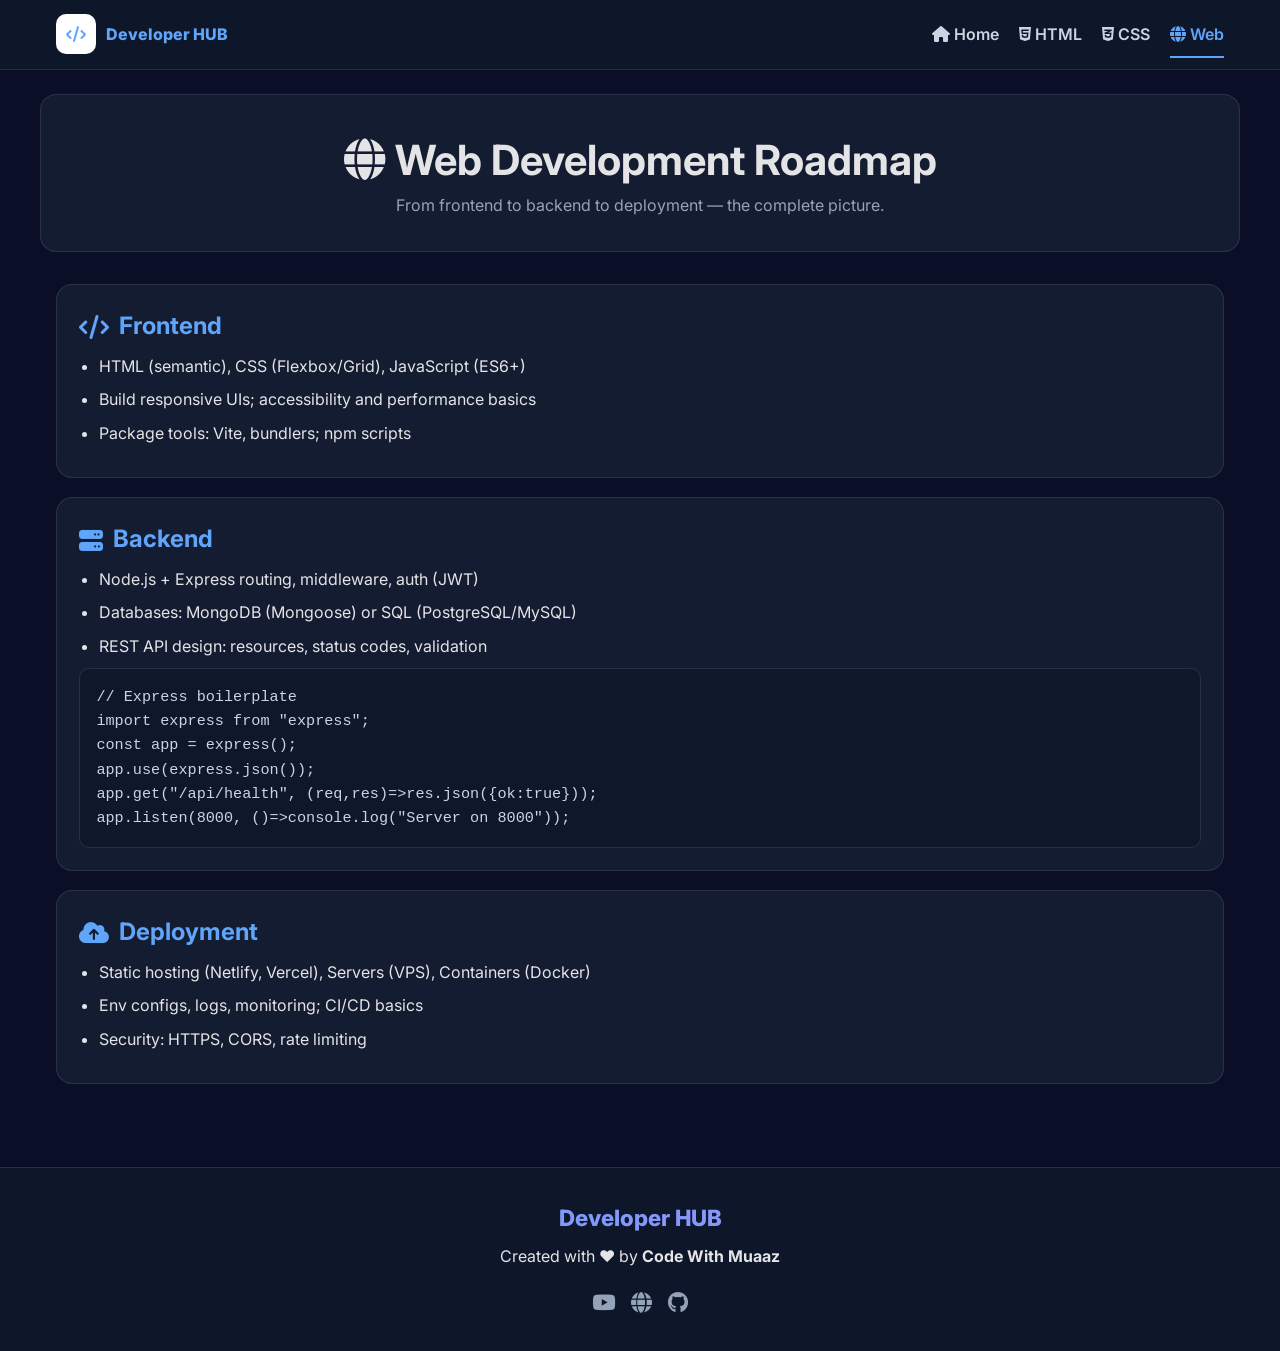
<file: HTML/web.html>
<!DOCTYPE html>
<html lang="en">
<head>
  <meta charset="UTF-8"/>
  <meta name="viewport" content="width=device-width, initial-scale=1.0"/>
  <title>Web Development Roadmap — Developer HUB</title>

  <!-- CSS -->
  <link rel="stylesheet" href="../CSS/style.css"/>

  <!-- Google Fonts -->
  <link href="https://fonts.googleapis.com/css2?family=Inter:wght@400;600;700;800&display=swap" rel="stylesheet">

  <!-- Font Awesome -->
  <link rel="stylesheet" href="https://cdnjs.cloudflare.com/ajax/libs/font-awesome/6.5.0/css/all.min.css"/>

  <link rel="shortcut icon" href="https://codewithmuaaz.online/Favicon.ico" type="image/x-icon">
</head>
<body>
  <!-- Navbar -->
  <header class="site-header">
    <nav class="nav">
      <a class="logo" href="../index.html"><span class="logo-icon"><i class="fas fa-code"></i></span><span>Developer HUB</span></a>
      <button class="menu-toggle" id="menuToggle"><span></span><span></span><span></span></button>
      <ul class="nav-links" id="navLinks" data-active="web">
        <li><a href="../index.html"><i class="fas fa-home"></i> Home</a></li>
        <li><a href="html.html"><i class="fab fa-html5"></i> HTML</a></li>
        <li><a href="css.html"><i class="fab fa-css3-alt"></i> CSS</a></li>
        <li><a class="active" href="web.html"><i class="fas fa-globe"></i> Web</a></li>
      </ul>
    </nav>
  </header>

  <!-- Header -->
  <section class="content-header">
    <h1><i class="fas fa-globe"></i> Web Development Roadmap</h1>
    <p class="muted">From frontend to backend to deployment — the complete picture.</p>
  </section>

  <!-- Main Content -->
  <main class="container">
    <section class="content-section">
      <h2><i class="fas fa-code"></i> Frontend</h2>
      <ul>
        <li>HTML (semantic), CSS (Flexbox/Grid), JavaScript (ES6+)</li>
        <li>Build responsive UIs; accessibility and performance basics</li>
        <li>Package tools: Vite, bundlers; npm scripts</li>
      </ul>
    </section>

    <section class="content-section">
      <h2><i class="fas fa-server"></i> Backend</h2>
      <ul>
        <li>Node.js + Express routing, middleware, auth (JWT)</li>
        <li>Databases: MongoDB (Mongoose) or SQL (PostgreSQL/MySQL)</li>
        <li>REST API design: resources, status codes, validation</li>
      </ul>
      <pre class="code-block">// Express boilerplate
import express from "express";
const app = express();
app.use(express.json());
app.get("/api/health", (req,res)=>res.json({ok:true}));
app.listen(8000, ()=>console.log("Server on 8000"));</pre>
    </section>

    <section class="content-section">
      <h2><i class="fas fa-cloud-upload-alt"></i> Deployment</h2>
      <ul>
        <li>Static hosting (Netlify, Vercel), Servers (VPS), Containers (Docker)</li>
        <li>Env configs, logs, monitoring; CI/CD basics</li>
        <li>Security: HTTPS, CORS, rate limiting</li>
      </ul>
    </section>
  </main>

  <!-- Footer -->
  <footer class="footer">
    <h2 class="footer-brand">Developer HUB</h2>
    <p>Created with ❤️ by <strong>Code With Muaaz</strong></p>
  <div class="social-links">
      <a href="https://www.youtube.com/@CodeWithMuaaz-official" target="_blank"><i class="fab fa-youtube"></i></a>
      <a href="https://codewithmuaaz.online" target="_blank"><i class="fas fa-globe"></i></a>
      <a href="https://github.com/MuhammadMuaazAliCODER" target="_blank"><i class="fab fa-github"></i></a>
    </div>
  </footer>

  <!-- JS -->
  <script src="../Js/script.js"></script>
</body>
</html>
</file>
<file: CSS/style.css>
/* Base */
* { box-sizing: border-box; margin: 0; padding: 0; }
:root{
  --bg: #0a0e27;
  --panel: rgba(30,41,59,.55);
  --panel-strong: rgba(30,41,59,.85);
  --text: #e4e4e7;
  --muted: #94a3b8;
  --line: rgba(255,255,255,.1);
  --primary: #60a5fa;
  --secondary: #a78bfa;
  --radius: 14px;
}
html,body{height:100%}
body{
  font-family: 'Inter', system-ui, -apple-system, Segoe UI, Roboto, sans-serif;
  background: var(--bg);
  color: var(--text);
  line-height: 1.6;
}

/* Header / Nav */
.site-header{
  position: sticky; top: 0; z-index: 1000;
  background: rgba(15,23,42,.96);
  border-bottom: 1px solid var(--line);
  backdrop-filter: blur(10px);
}
.nav{
  max-width: 1200px; margin: 0 auto; padding: .9rem 1rem;
  display:flex; align-items:center; justify-content:space-between; gap:1rem;
}
.logo{ display:flex; align-items:center; gap:.6rem; color:var(--primary); text-decoration:none; font-weight:800; }
.logo-icon{
  width:40px; height:40px; border-radius:10px;
  display:grid; place-items:center; background: linear-gradient(135deg, #ffffff, #ffffff);
}
.nav-links{ list-style:none; display:flex; gap:1.25rem; }
.nav-links a{
  color:#cbd5e1; text-decoration:none; font-weight:600; padding:.5rem 0; position:relative; transition:.25s;
}
.nav-links a:hover{ color:var(--primary); }
.nav-links a.active{ color:var(--primary); }
.nav-links a.active::after, .nav-links a:hover::after{
  content:""; position:absolute; left:0; bottom:-6px; height:2px; width:100%; background:var(--primary);
}

/* Mobile menu */
.menu-toggle{ display:none; background:transparent; border:0; cursor:pointer; }
.menu-toggle span{ display:block; width:24px; height:3px; background:#cbd5e1; margin:5px 0; transition:.3s; border-radius:3px; }

/* Hero */
.hero{ max-width: 1200px; margin: 0 auto; padding: 4rem 1rem; text-align:center; }
.hero h1{
  font-size: clamp(2rem, 6vw, 3.6rem);
  background: linear-gradient(135deg, var(--primary), var(--secondary));
  -webkit-background-clip:text; background-clip:text; color:transparent; margin-bottom:.6rem;
}
.subtitle{ color: var(--text); font-weight:700; }
.description{ color: #64748b; max-width: 700px; margin:.6rem auto 1.4rem; }

.search-container{ max-width:640px; margin:1.2rem auto 0; position:relative; }
.search-container input{
  width:100%; padding:1rem 1rem 1rem 3.2rem; border-radius:12px; border:1px solid var(--line);
  background: var(--panel); color: var(--text);
}
.search-container input:focus{ outline:none; border-color: var(--primary); background: var(--panel-strong); }
.search-icon{ position:absolute; left:1rem; top:50%; transform:translateY(-50%); color:#64748b; }

.cta-button{
  margin-top:1.2rem; display:inline-flex; align-items:center; gap:.5rem;
  padding: .9rem 1.4rem; border-radius:12px; border:0; cursor:pointer; text-decoration:none; color:#fff;
  background: linear-gradient(135deg, #3b82f6, #8b5cf6); font-weight:700; transition:.25s;
}
.cta-button:hover{ transform: translateY(-2px); box-shadow: 0 10px 30px rgba(59,130,246,.4); }

/* Container & sections */
.container{ max-width:1200px; margin:0 auto; padding:2rem 1rem; }
.section-title{
  font-size: clamp(1.8rem, 4vw, 2.4rem); font-weight:800;
  background: linear-gradient(135deg, var(--primary), var(--secondary));
  -webkit-background-clip:text; background-clip:text; color:transparent;
}
.section-subtitle{ color: var(--muted); margin-bottom:1.4rem; }

.topics-grid{
  display:grid; grid-template-columns: repeat(auto-fit,minmax(260px,1fr)); gap:1rem; margin-top:.6rem;
}
.topic-card{
  display:block; padding:1.6rem; border-radius:16px; border:1px solid var(--line);
  background: var(--panel); transition:.25s; text-decoration:none; color:var(--text); position:relative; overflow:hidden;
}
.topic-card:hover{ transform: translateY(-6px); border-color: rgba(96,165,250,.55); background: var(--panel-strong); }
.topic-card::before{
  content:""; position:absolute; inset:auto 0 0 0; height:4px; background: linear-gradient(90deg,#3b82f6,#8b5cf6);
  transform: scaleX(0); transform-origin:left; transition:.25s;
}
.topic-card:hover::before{ transform: scaleX(1); }
.topic-icon{ font-size:2rem; color:var(--primary); margin-bottom:.7rem; }
.topic-card h3{ font-size:1.3rem; margin-bottom:.4rem; }
.topic-card p{ color: var(--muted); }
.topic-badge{
  display:inline-flex; align-items:center; gap:.4rem; margin-top:1rem;
  font-size:.85rem; color: var(--primary); background: rgba(59,130,246,.15);
  padding:.35rem .8rem; border-radius:999px; font-weight:700;
}

/* Content pages */
.content-header{
  max-width:1200px; margin: 1.5rem auto 0; padding:2rem 1rem; text-align:center;
  background: var(--panel); border:1px solid var(--line); border-radius:16px;
}
.content-header h1{ font-size: clamp(1.8rem,4vw,2.6rem); }
.muted{ color: var(--muted); }

.content-section{
  background: var(--panel); border:1px solid var(--line); border-radius:16px;
  padding:1.4rem; margin-bottom:1.2rem;
}
.content-section h2{ color: var(--primary); display:flex; align-items:center; gap:.6rem; }
.content-section h3{ margin:1rem 0 .5rem; }
.content-section ul{ margin-left:1.2rem; }
.content-section li{ margin:.5rem 0; }

.code-block{
  background:#0f172a; border:1px solid var(--line); border-radius:10px;
  padding:1rem; overflow:auto; color:#cbd5e1; font-family: ui-monospace, "SFMono-Regular", Menlo, Consolas, monospace; font-size:.95rem;
}
.info-box{
  background: rgba(59,130,246,.12); border-left:4px solid #3b82f6;
  border-radius:10px; padding:1rem; margin-top:1rem;
}

/* Footer */
.footer{
  margin-top:2rem; padding:2rem 1rem; text-align:center; background: rgba(15,23,42,.96); border-top:1px solid var(--line);
}
.footer-brand{
  font-size:1.4rem; font-weight:800;
  background: linear-gradient(135deg, var(--primary), var(--secondary));
  -webkit-background-clip:text; background-clip:text; color:transparent; margin-bottom:.5rem;
}
.social-links{ display:flex; gap:1rem; justify-content:center; margin-top:1rem; }
.social-links a{ color:#94a3b8; font-size:1.3rem; transition:.25s; }
.social-links a:hover{ color: var(--primary); transform: translateY(-3px); }

/* Responsive nav */
@media (max-width: 860px){
  .menu-toggle{ display:block; }
  .nav-links{ position: fixed; inset: 64px 0 auto 0; background: rgba(15,23,42,.98);
    transform: translateY(-149%); transition: transform .3s; flex-direction: column; gap:1.2rem; padding:1rem 1.2rem; border-bottom:1px solid var(--line);
  }
  .nav-links.open{ transform: translateY(0); }
}
</file>
